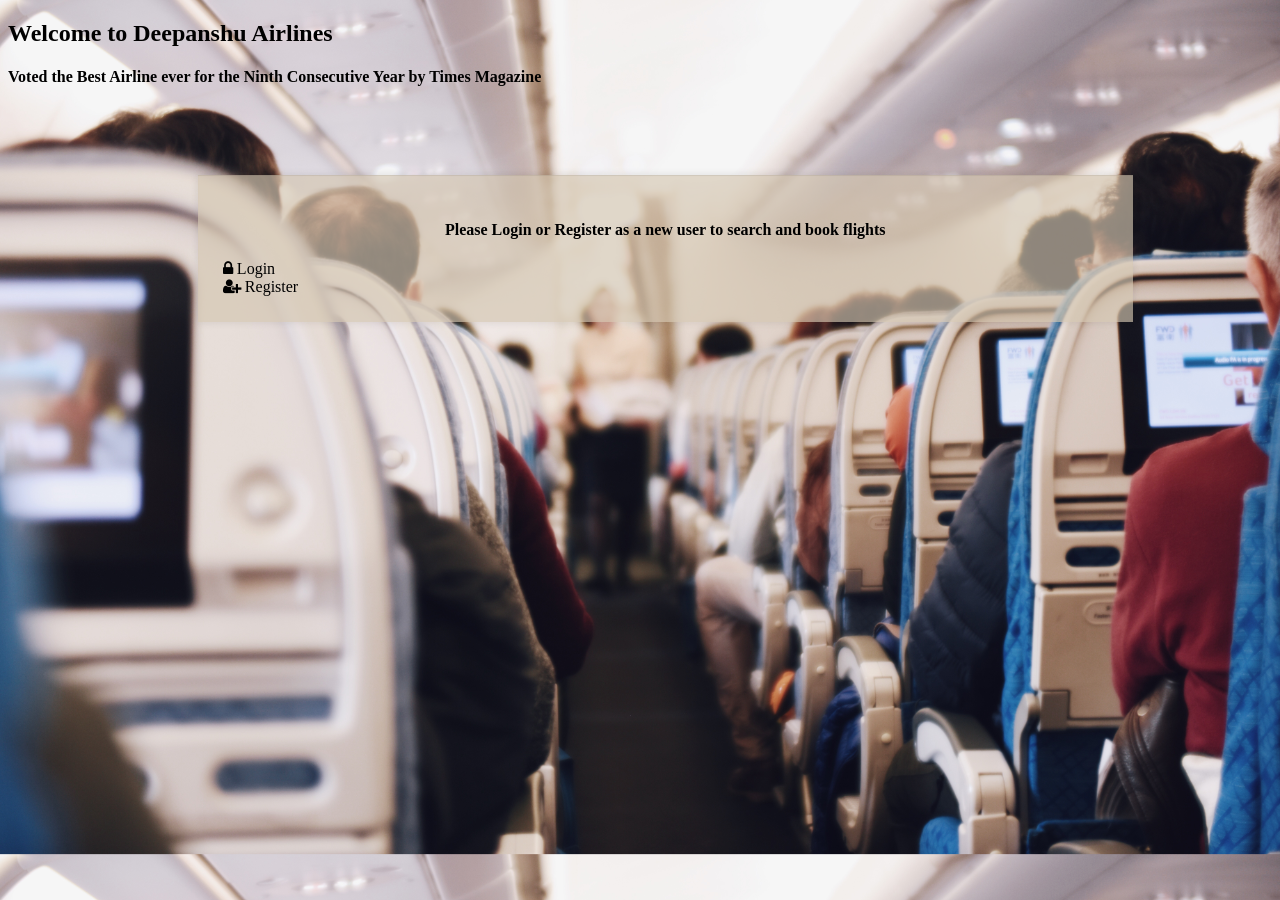
<file: flight-reservation/src/main/resources/templates/index.html>
<!DOCTYPE html>
<html lang="en"
      xmlns="http://www.w3.org/1999/xhtml"
      xmlns:th="http://www.thymleaf.org">

<head>
    <meta charset="UTF-8">
    <link rel="stylesheet"
          th:href="@{/lib/bootstrap/dist/css/bootstrap.min.css}" />
    <link rel="stylesheet" href="../static/css/app.css" th:href="@{/css/index.css}"/>
    <link rel="stylesheet" href="https://cdnjs.cloudflare.com/ajax/libs/font-awesome/4.7.0/css/font-awesome.min.css">
    <script th:src="@{/lib/angular/angular.min.js}"></script>
    <title> Welcome to Deepanshu's Airlines</title>
</head>
<body>
    <div class="container">
        <div class="jumbotron jumbo-custom">
            <h2>Welcome to Deepanshu Airlines</h2>
            <h4>Voted the Best Airline ever for the Ninth Consecutive Year by Times Magazine</h4>

        </div>
        <div class="body-box">
            <div class="box-heading">
                <h4>Please Login or Register as a new user to search and book flights</h4>
            </div>
            <div class="row index-box">
                <div class="col-sm-6 fa_col">
                    <a th:href="@{/showLogin}">
                        <i class="fa fa-lock fa_icon">
                            <span> Login </span>
                        </i>

                    </a>

                </div>
                <div class="col-sm-6 fa_col">
                    <a th:href="@{/showReg}">
                        <i class="fa fa-user-plus fa_icon">
                            <span>Register</span>
                        </i>

                    </a>
                </div>
            </div>
        </div>
    </div>
    <script th:src="@{/lib/jquery/dist/jquery.min.js}"></script>
</body>
</html>
</file>
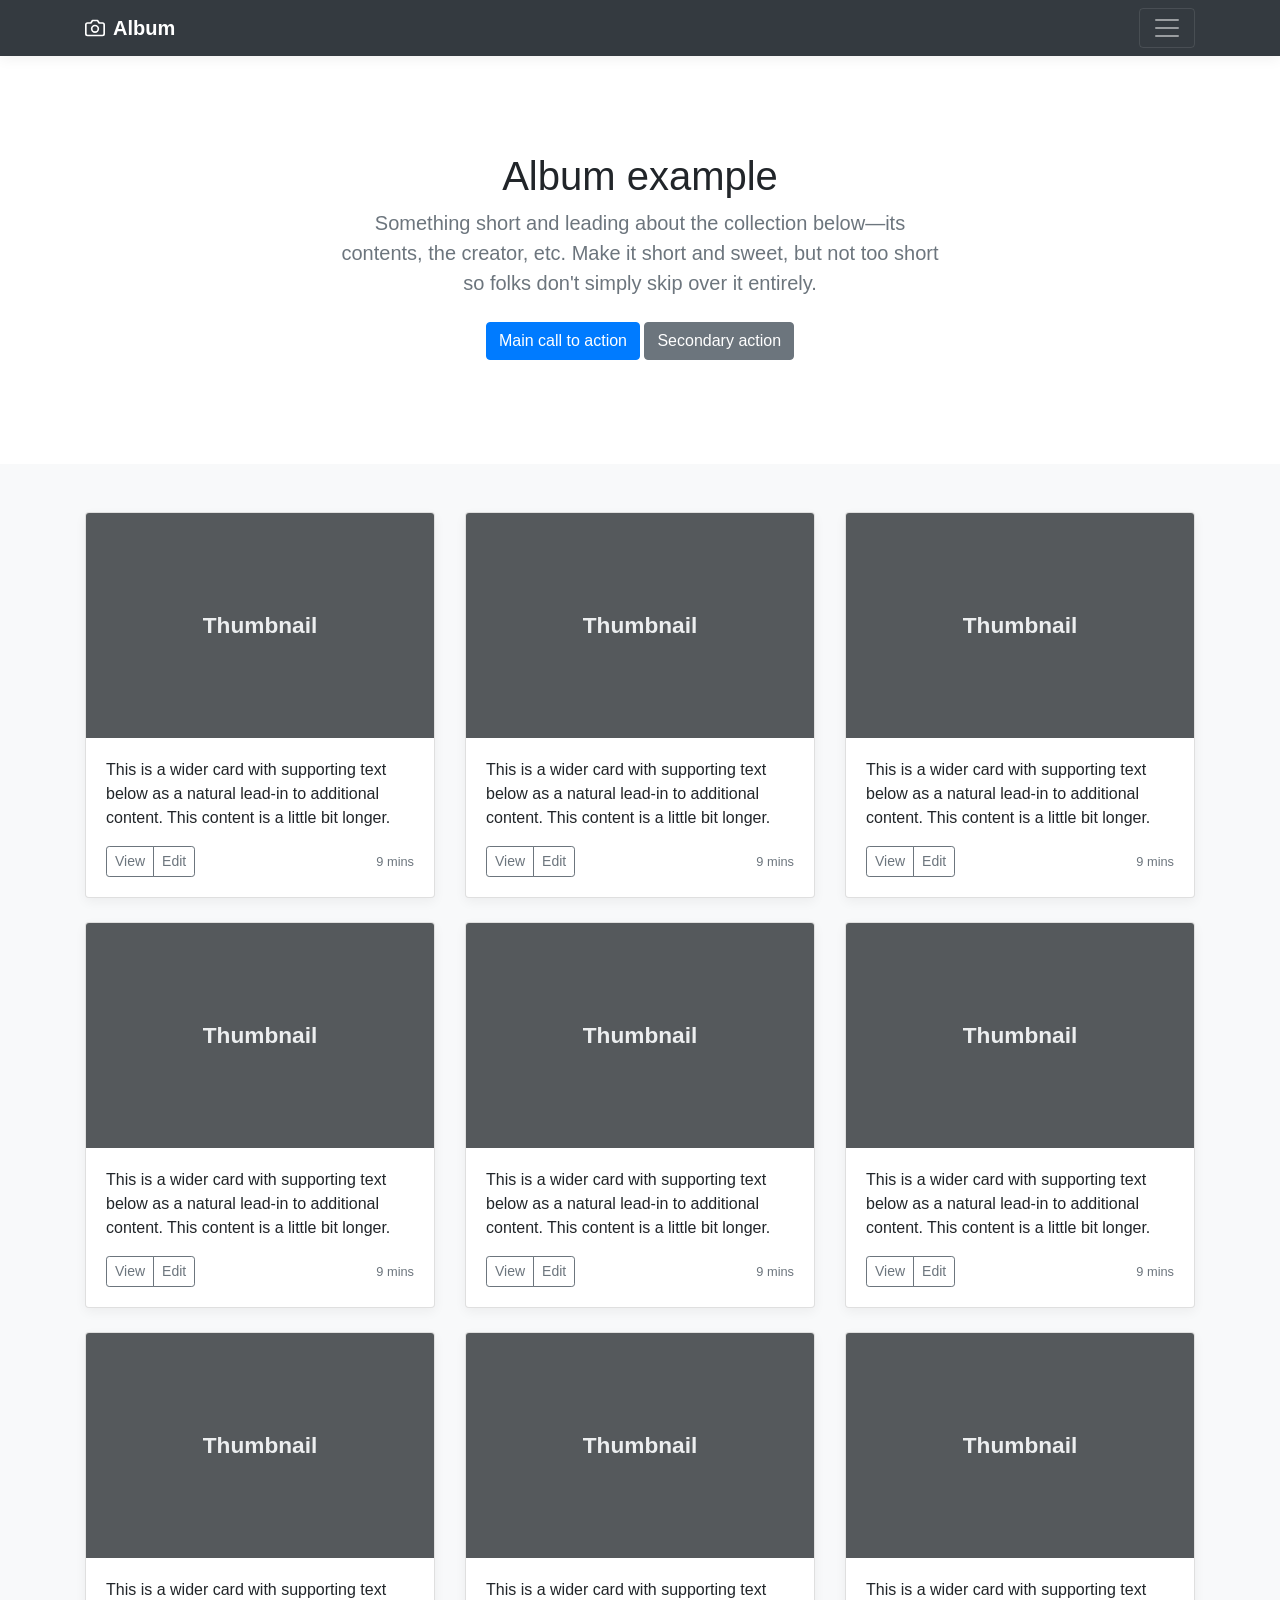
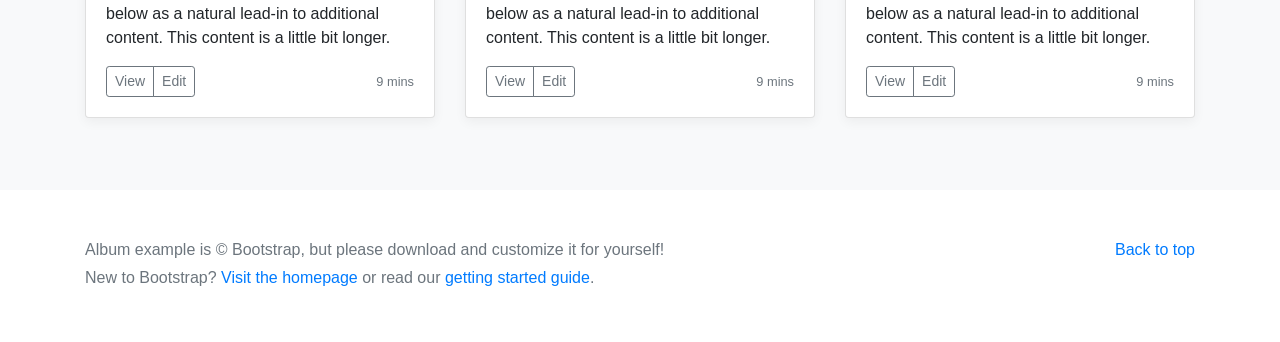
<file: flight-reservation/src/main/resources/static/lib/bootstrap/docs/4.1/examples/album/index.html>
<!doctype html>
<html lang="en">
  <head>
    <meta charset="utf-8">
    <meta name="viewport" content="width=device-width, initial-scale=1, shrink-to-fit=no">
    <meta name="description" content="">
    <meta name="author" content="">
    <link rel="icon" href="../../../../favicon.ico">

    <title>Album example for Bootstrap</title>

    <!-- Bootstrap core CSS -->
    <link href="../../../../dist/css/bootstrap.min.css" rel="stylesheet">

    <!-- Custom styles for this template -->
    <link href="album.css" rel="stylesheet">
  </head>

  <body>

    <header>
      <div class="collapse bg-dark" id="navbarHeader">
        <div class="container">
          <div class="row">
            <div class="col-sm-8 col-md-7 py-4">
              <h4 class="text-white">About</h4>
              <p class="text-muted">Add some information about the album below, the author, or any other background context. Make it a few sentences long so folks can pick up some informative tidbits. Then, link them off to some social networking sites or contact information.</p>
            </div>
            <div class="col-sm-4 offset-md-1 py-4">
              <h4 class="text-white">Contact</h4>
              <ul class="list-unstyled">
                <li><a href="#" class="text-white">Follow on Twitter</a></li>
                <li><a href="#" class="text-white">Like on Facebook</a></li>
                <li><a href="#" class="text-white">Email me</a></li>
              </ul>
            </div>
          </div>
        </div>
      </div>
      <div class="navbar navbar-dark bg-dark box-shadow">
        <div class="container d-flex justify-content-between">
          <a href="#" class="navbar-brand d-flex align-items-center">
            <svg xmlns="http://www.w3.org/2000/svg" width="20" height="20" viewBox="0 0 24 24" fill="none" stroke="currentColor" stroke-width="2" stroke-linecap="round" stroke-linejoin="round" class="mr-2"><path d="M23 19a2 2 0 0 1-2 2H3a2 2 0 0 1-2-2V8a2 2 0 0 1 2-2h4l2-3h6l2 3h4a2 2 0 0 1 2 2z"></path><circle cx="12" cy="13" r="4"></circle></svg>
            <strong>Album</strong>
          </a>
          <button class="navbar-toggler" type="button" data-toggle="collapse" data-target="#navbarHeader" aria-controls="navbarHeader" aria-expanded="false" aria-label="Toggle navigation">
            <span class="navbar-toggler-icon"></span>
          </button>
        </div>
      </div>
    </header>

    <main role="main">

      <section class="jumbotron text-center">
        <div class="container">
          <h1 class="jumbotron-heading">Album example</h1>
          <p class="lead text-muted">Something short and leading about the collection below—its contents, the creator, etc. Make it short and sweet, but not too short so folks don't simply skip over it entirely.</p>
          <p>
            <a href="#" class="btn btn-primary my-2">Main call to action</a>
            <a href="#" class="btn btn-secondary my-2">Secondary action</a>
          </p>
        </div>
      </section>

      <div class="album py-5 bg-light">
        <div class="container">

          <div class="row">
            <div class="col-md-4">
              <div class="card mb-4 box-shadow">
                <img class="card-img-top" data-src="holder.js/100px225?theme=thumb&bg=55595c&fg=eceeef&text=Thumbnail" alt="Card image cap">
                <div class="card-body">
                  <p class="card-text">This is a wider card with supporting text below as a natural lead-in to additional content. This content is a little bit longer.</p>
                  <div class="d-flex justify-content-between align-items-center">
                    <div class="btn-group">
                      <button type="button" class="btn btn-sm btn-outline-secondary">View</button>
                      <button type="button" class="btn btn-sm btn-outline-secondary">Edit</button>
                    </div>
                    <small class="text-muted">9 mins</small>
                  </div>
                </div>
              </div>
            </div>
            <div class="col-md-4">
              <div class="card mb-4 box-shadow">
                <img class="card-img-top" data-src="holder.js/100px225?theme=thumb&bg=55595c&fg=eceeef&text=Thumbnail" alt="Card image cap">
                <div class="card-body">
                  <p class="card-text">This is a wider card with supporting text below as a natural lead-in to additional content. This content is a little bit longer.</p>
                  <div class="d-flex justify-content-between align-items-center">
                    <div class="btn-group">
                      <button type="button" class="btn btn-sm btn-outline-secondary">View</button>
                      <button type="button" class="btn btn-sm btn-outline-secondary">Edit</button>
                    </div>
                    <small class="text-muted">9 mins</small>
                  </div>
                </div>
              </div>
            </div>
            <div class="col-md-4">
              <div class="card mb-4 box-shadow">
                <img class="card-img-top" data-src="holder.js/100px225?theme=thumb&bg=55595c&fg=eceeef&text=Thumbnail" alt="Card image cap">
                <div class="card-body">
                  <p class="card-text">This is a wider card with supporting text below as a natural lead-in to additional content. This content is a little bit longer.</p>
                  <div class="d-flex justify-content-between align-items-center">
                    <div class="btn-group">
                      <button type="button" class="btn btn-sm btn-outline-secondary">View</button>
                      <button type="button" class="btn btn-sm btn-outline-secondary">Edit</button>
                    </div>
                    <small class="text-muted">9 mins</small>
                  </div>
                </div>
              </div>
            </div>

            <div class="col-md-4">
              <div class="card mb-4 box-shadow">
                <img class="card-img-top" data-src="holder.js/100px225?theme=thumb&bg=55595c&fg=eceeef&text=Thumbnail" alt="Card image cap">
                <div class="card-body">
                  <p class="card-text">This is a wider card with supporting text below as a natural lead-in to additional content. This content is a little bit longer.</p>
                  <div class="d-flex justify-content-between align-items-center">
                    <div class="btn-group">
                      <button type="button" class="btn btn-sm btn-outline-secondary">View</button>
                      <button type="button" class="btn btn-sm btn-outline-secondary">Edit</button>
                    </div>
                    <small class="text-muted">9 mins</small>
                  </div>
                </div>
              </div>
            </div>
            <div class="col-md-4">
              <div class="card mb-4 box-shadow">
                <img class="card-img-top" data-src="holder.js/100px225?theme=thumb&bg=55595c&fg=eceeef&text=Thumbnail" alt="Card image cap">
                <div class="card-body">
                  <p class="card-text">This is a wider card with supporting text below as a natural lead-in to additional content. This content is a little bit longer.</p>
                  <div class="d-flex justify-content-between align-items-center">
                    <div class="btn-group">
                      <button type="button" class="btn btn-sm btn-outline-secondary">View</button>
                      <button type="button" class="btn btn-sm btn-outline-secondary">Edit</button>
                    </div>
                    <small class="text-muted">9 mins</small>
                  </div>
                </div>
              </div>
            </div>
            <div class="col-md-4">
              <div class="card mb-4 box-shadow">
                <img class="card-img-top" data-src="holder.js/100px225?theme=thumb&bg=55595c&fg=eceeef&text=Thumbnail" alt="Card image cap">
                <div class="card-body">
                  <p class="card-text">This is a wider card with supporting text below as a natural lead-in to additional content. This content is a little bit longer.</p>
                  <div class="d-flex justify-content-between align-items-center">
                    <div class="btn-group">
                      <button type="button" class="btn btn-sm btn-outline-secondary">View</button>
                      <button type="button" class="btn btn-sm btn-outline-secondary">Edit</button>
                    </div>
                    <small class="text-muted">9 mins</small>
                  </div>
                </div>
              </div>
            </div>

            <div class="col-md-4">
              <div class="card mb-4 box-shadow">
                <img class="card-img-top" data-src="holder.js/100px225?theme=thumb&bg=55595c&fg=eceeef&text=Thumbnail" alt="Card image cap">
                <div class="card-body">
                  <p class="card-text">This is a wider card with supporting text below as a natural lead-in to additional content. This content is a little bit longer.</p>
                  <div class="d-flex justify-content-between align-items-center">
                    <div class="btn-group">
                      <button type="button" class="btn btn-sm btn-outline-secondary">View</button>
                      <button type="button" class="btn btn-sm btn-outline-secondary">Edit</button>
                    </div>
                    <small class="text-muted">9 mins</small>
                  </div>
                </div>
              </div>
            </div>
            <div class="col-md-4">
              <div class="card mb-4 box-shadow">
                <img class="card-img-top" data-src="holder.js/100px225?theme=thumb&bg=55595c&fg=eceeef&text=Thumbnail" alt="Card image cap">
                <div class="card-body">
                  <p class="card-text">This is a wider card with supporting text below as a natural lead-in to additional content. This content is a little bit longer.</p>
                  <div class="d-flex justify-content-between align-items-center">
                    <div class="btn-group">
                      <button type="button" class="btn btn-sm btn-outline-secondary">View</button>
                      <button type="button" class="btn btn-sm btn-outline-secondary">Edit</button>
                    </div>
                    <small class="text-muted">9 mins</small>
                  </div>
                </div>
              </div>
            </div>
            <div class="col-md-4">
              <div class="card mb-4 box-shadow">
                <img class="card-img-top" data-src="holder.js/100px225?theme=thumb&bg=55595c&fg=eceeef&text=Thumbnail" alt="Card image cap">
                <div class="card-body">
                  <p class="card-text">This is a wider card with supporting text below as a natural lead-in to additional content. This content is a little bit longer.</p>
                  <div class="d-flex justify-content-between align-items-center">
                    <div class="btn-group">
                      <button type="button" class="btn btn-sm btn-outline-secondary">View</button>
                      <button type="button" class="btn btn-sm btn-outline-secondary">Edit</button>
                    </div>
                    <small class="text-muted">9 mins</small>
                  </div>
                </div>
              </div>
            </div>
          </div>
        </div>
      </div>

    </main>

    <footer class="text-muted">
      <div class="container">
        <p class="float-right">
          <a href="#">Back to top</a>
        </p>
        <p>Album example is &copy; Bootstrap, but please download and customize it for yourself!</p>
        <p>New to Bootstrap? <a href="../../">Visit the homepage</a> or read our <a href="../../getting-started/">getting started guide</a>.</p>
      </div>
    </footer>

    <!-- Bootstrap core JavaScript
    ================================================== -->
    <!-- Placed at the end of the document so the pages load faster -->
    <script src="https://code.jquery.com/jquery-3.3.1.slim.min.js" integrity="sha384-q8i/X+965DzO0rT7abK41JStQIAqVgRVzpbzo5smXKp4YfRvH+8abtTE1Pi6jizo" crossorigin="anonymous"></script>
    <script>window.jQuery || document.write('<script src="../../../../assets/js/vendor/jquery-slim.min.js"><\/script>')</script>
    <script src="../../../../assets/js/vendor/popper.min.js"></script>
    <script src="../../../../dist/js/bootstrap.min.js"></script>
    <script src="../../../../assets/js/vendor/holder.min.js"></script>
  </body>
</html>
</file>
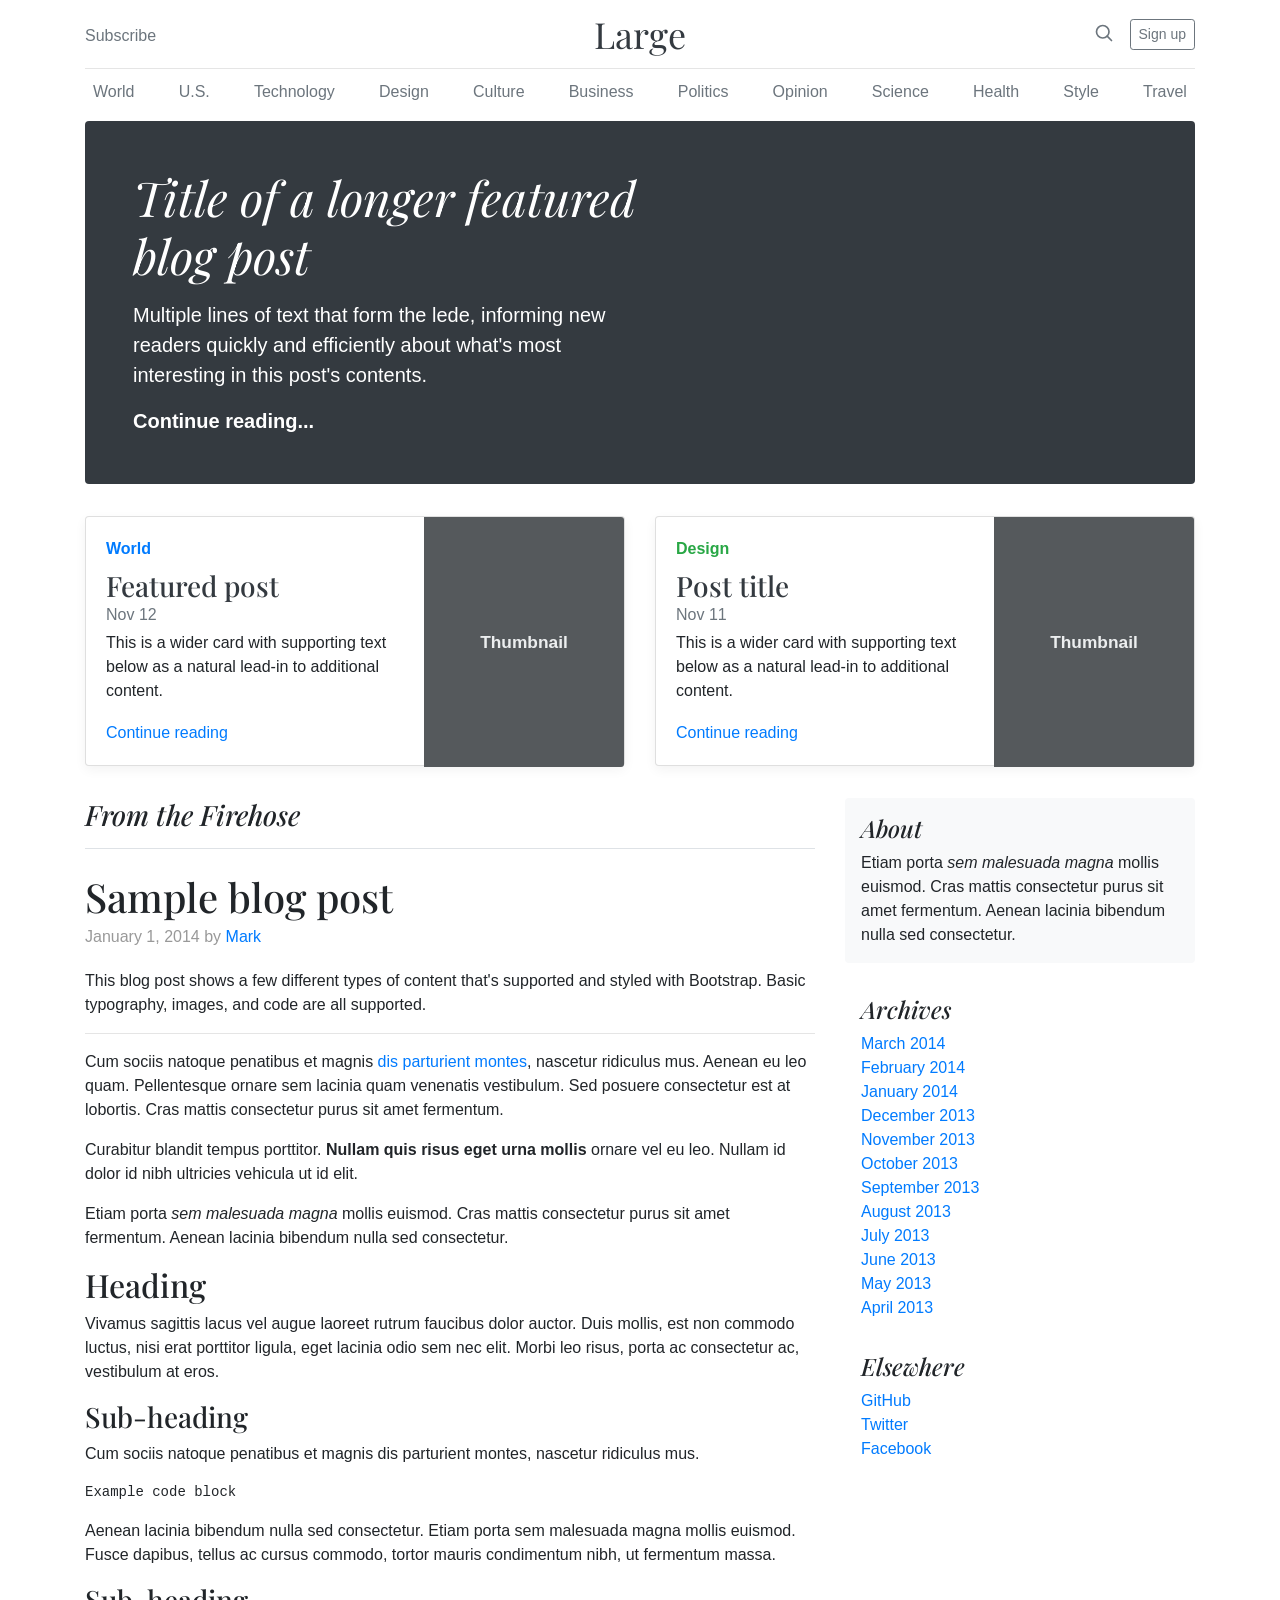
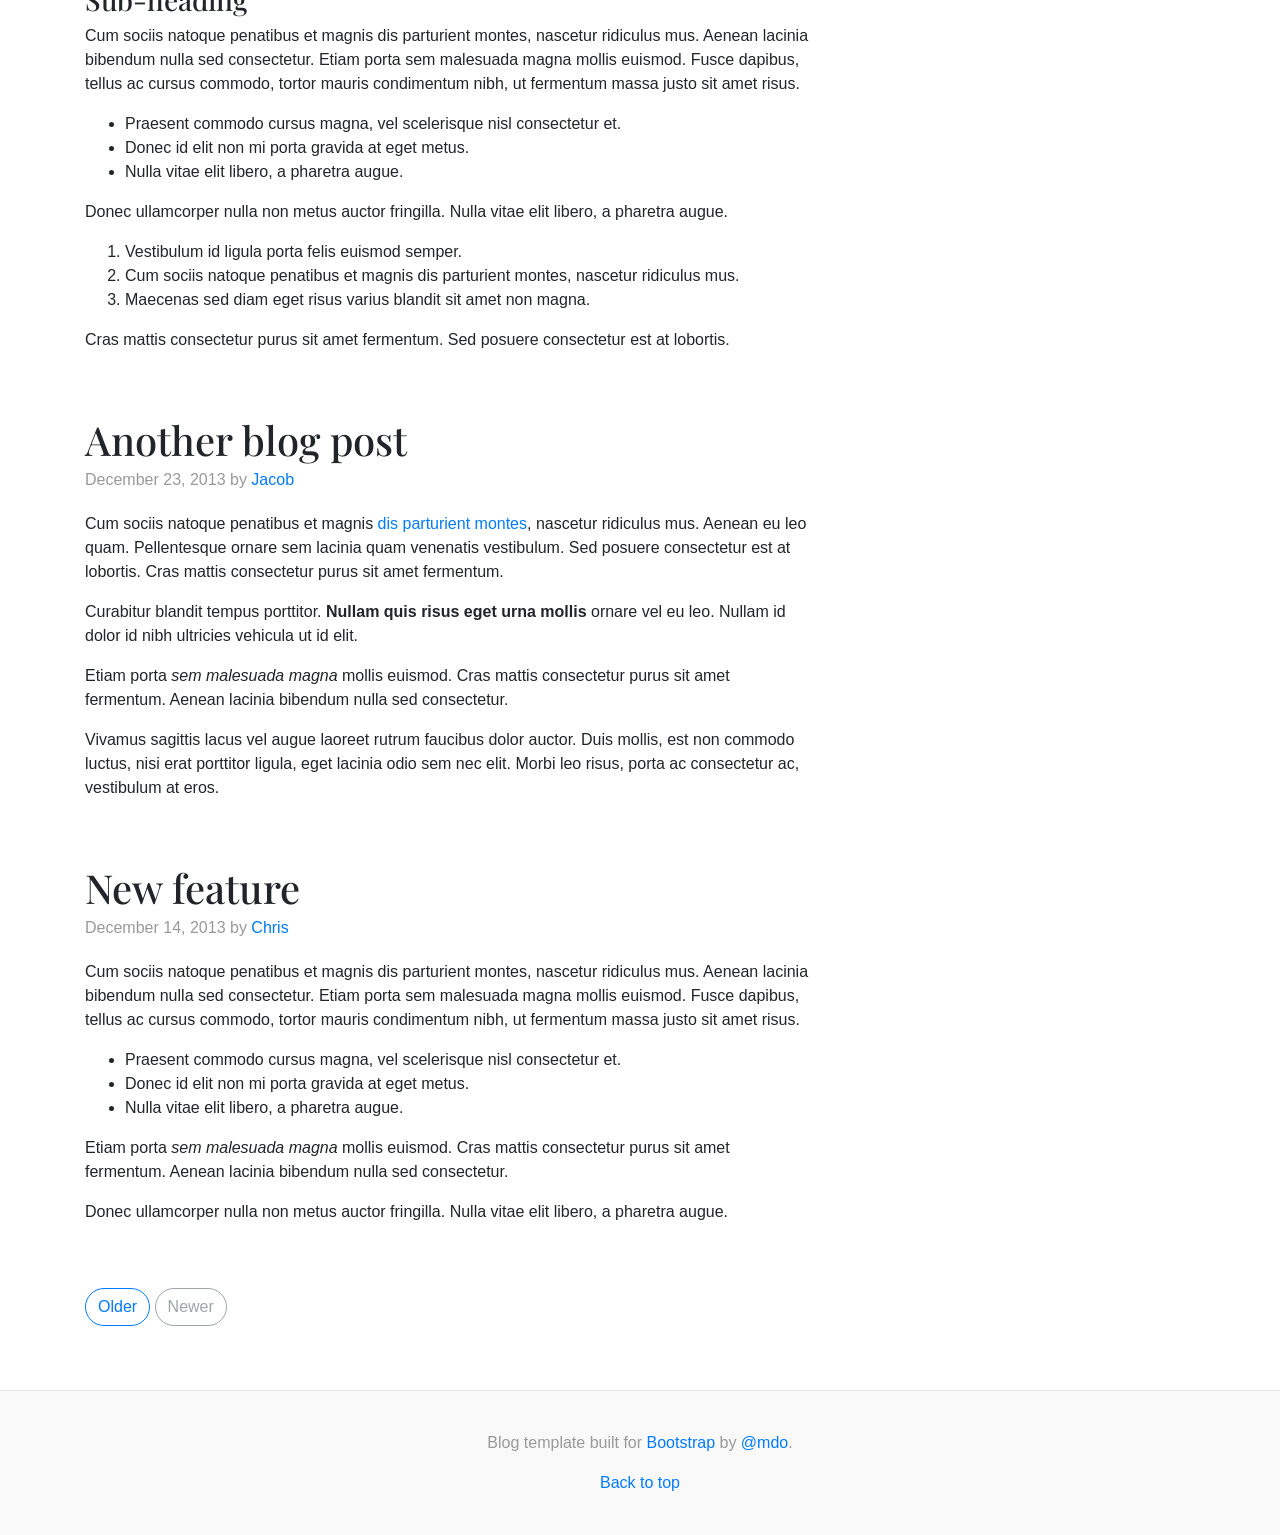
<file: flight-reservation/src/main/resources/static/lib/bootstrap/docs/4.1/examples/blog/index.html>
<!doctype html>
<html lang="en">
  <head>
    <meta charset="utf-8">
    <meta name="viewport" content="width=device-width, initial-scale=1, shrink-to-fit=no">
    <meta name="description" content="">
    <meta name="author" content="">
    <link rel="icon" href="../../../../favicon.ico">

    <title>Blog Template for Bootstrap</title>

    <!-- Bootstrap core CSS -->
    <link href="../../../../dist/css/bootstrap.min.css" rel="stylesheet">

    <!-- Custom styles for this template -->
    <link href="https://fonts.googleapis.com/css?family=Playfair+Display:700,900" rel="stylesheet">
    <link href="blog.css" rel="stylesheet">
  </head>

  <body>

    <div class="container">
      <header class="blog-header py-3">
        <div class="row flex-nowrap justify-content-between align-items-center">
          <div class="col-4 pt-1">
            <a class="text-muted" href="#">Subscribe</a>
          </div>
          <div class="col-4 text-center">
            <a class="blog-header-logo text-dark" href="#">Large</a>
          </div>
          <div class="col-4 d-flex justify-content-end align-items-center">
            <a class="text-muted" href="#">
              <svg xmlns="http://www.w3.org/2000/svg" width="20" height="20" viewBox="0 0 24 24" fill="none" stroke="currentColor" stroke-width="2" stroke-linecap="round" stroke-linejoin="round" class="mx-3"><circle cx="10.5" cy="10.5" r="7.5"></circle><line x1="21" y1="21" x2="15.8" y2="15.8"></line></svg>
            </a>
            <a class="btn btn-sm btn-outline-secondary" href="#">Sign up</a>
          </div>
        </div>
      </header>

      <div class="nav-scroller py-1 mb-2">
        <nav class="nav d-flex justify-content-between">
          <a class="p-2 text-muted" href="#">World</a>
          <a class="p-2 text-muted" href="#">U.S.</a>
          <a class="p-2 text-muted" href="#">Technology</a>
          <a class="p-2 text-muted" href="#">Design</a>
          <a class="p-2 text-muted" href="#">Culture</a>
          <a class="p-2 text-muted" href="#">Business</a>
          <a class="p-2 text-muted" href="#">Politics</a>
          <a class="p-2 text-muted" href="#">Opinion</a>
          <a class="p-2 text-muted" href="#">Science</a>
          <a class="p-2 text-muted" href="#">Health</a>
          <a class="p-2 text-muted" href="#">Style</a>
          <a class="p-2 text-muted" href="#">Travel</a>
        </nav>
      </div>

      <div class="jumbotron p-3 p-md-5 text-white rounded bg-dark">
        <div class="col-md-6 px-0">
          <h1 class="display-4 font-italic">Title of a longer featured blog post</h1>
          <p class="lead my-3">Multiple lines of text that form the lede, informing new readers quickly and efficiently about what's most interesting in this post's contents.</p>
          <p class="lead mb-0"><a href="#" class="text-white font-weight-bold">Continue reading...</a></p>
        </div>
      </div>

      <div class="row mb-2">
        <div class="col-md-6">
          <div class="card flex-md-row mb-4 box-shadow h-md-250">
            <div class="card-body d-flex flex-column align-items-start">
              <strong class="d-inline-block mb-2 text-primary">World</strong>
              <h3 class="mb-0">
                <a class="text-dark" href="#">Featured post</a>
              </h3>
              <div class="mb-1 text-muted">Nov 12</div>
              <p class="card-text mb-auto">This is a wider card with supporting text below as a natural lead-in to additional content.</p>
              <a href="#">Continue reading</a>
            </div>
            <img class="card-img-right flex-auto d-none d-lg-block" data-src="holder.js/200x250?theme=thumb" alt="Card image cap">
          </div>
        </div>
        <div class="col-md-6">
          <div class="card flex-md-row mb-4 box-shadow h-md-250">
            <div class="card-body d-flex flex-column align-items-start">
              <strong class="d-inline-block mb-2 text-success">Design</strong>
              <h3 class="mb-0">
                <a class="text-dark" href="#">Post title</a>
              </h3>
              <div class="mb-1 text-muted">Nov 11</div>
              <p class="card-text mb-auto">This is a wider card with supporting text below as a natural lead-in to additional content.</p>
              <a href="#">Continue reading</a>
            </div>
            <img class="card-img-right flex-auto d-none d-lg-block" data-src="holder.js/200x250?theme=thumb" alt="Card image cap">
          </div>
        </div>
      </div>
    </div>

    <main role="main" class="container">
      <div class="row">
        <div class="col-md-8 blog-main">
          <h3 class="pb-3 mb-4 font-italic border-bottom">
            From the Firehose
          </h3>

          <div class="blog-post">
            <h2 class="blog-post-title">Sample blog post</h2>
            <p class="blog-post-meta">January 1, 2014 by <a href="#">Mark</a></p>

            <p>This blog post shows a few different types of content that's supported and styled with Bootstrap. Basic typography, images, and code are all supported.</p>
            <hr>
            <p>Cum sociis natoque penatibus et magnis <a href="#">dis parturient montes</a>, nascetur ridiculus mus. Aenean eu leo quam. Pellentesque ornare sem lacinia quam venenatis vestibulum. Sed posuere consectetur est at lobortis. Cras mattis consectetur purus sit amet fermentum.</p>
            <blockquote>
              <p>Curabitur blandit tempus porttitor. <strong>Nullam quis risus eget urna mollis</strong> ornare vel eu leo. Nullam id dolor id nibh ultricies vehicula ut id elit.</p>
            </blockquote>
            <p>Etiam porta <em>sem malesuada magna</em> mollis euismod. Cras mattis consectetur purus sit amet fermentum. Aenean lacinia bibendum nulla sed consectetur.</p>
            <h2>Heading</h2>
            <p>Vivamus sagittis lacus vel augue laoreet rutrum faucibus dolor auctor. Duis mollis, est non commodo luctus, nisi erat porttitor ligula, eget lacinia odio sem nec elit. Morbi leo risus, porta ac consectetur ac, vestibulum at eros.</p>
            <h3>Sub-heading</h3>
            <p>Cum sociis natoque penatibus et magnis dis parturient montes, nascetur ridiculus mus.</p>
            <pre><code>Example code block</code></pre>
            <p>Aenean lacinia bibendum nulla sed consectetur. Etiam porta sem malesuada magna mollis euismod. Fusce dapibus, tellus ac cursus commodo, tortor mauris condimentum nibh, ut fermentum massa.</p>
            <h3>Sub-heading</h3>
            <p>Cum sociis natoque penatibus et magnis dis parturient montes, nascetur ridiculus mus. Aenean lacinia bibendum nulla sed consectetur. Etiam porta sem malesuada magna mollis euismod. Fusce dapibus, tellus ac cursus commodo, tortor mauris condimentum nibh, ut fermentum massa justo sit amet risus.</p>
            <ul>
              <li>Praesent commodo cursus magna, vel scelerisque nisl consectetur et.</li>
              <li>Donec id elit non mi porta gravida at eget metus.</li>
              <li>Nulla vitae elit libero, a pharetra augue.</li>
            </ul>
            <p>Donec ullamcorper nulla non metus auctor fringilla. Nulla vitae elit libero, a pharetra augue.</p>
            <ol>
              <li>Vestibulum id ligula porta felis euismod semper.</li>
              <li>Cum sociis natoque penatibus et magnis dis parturient montes, nascetur ridiculus mus.</li>
              <li>Maecenas sed diam eget risus varius blandit sit amet non magna.</li>
            </ol>
            <p>Cras mattis consectetur purus sit amet fermentum. Sed posuere consectetur est at lobortis.</p>
          </div><!-- /.blog-post -->

          <div class="blog-post">
            <h2 class="blog-post-title">Another blog post</h2>
            <p class="blog-post-meta">December 23, 2013 by <a href="#">Jacob</a></p>

            <p>Cum sociis natoque penatibus et magnis <a href="#">dis parturient montes</a>, nascetur ridiculus mus. Aenean eu leo quam. Pellentesque ornare sem lacinia quam venenatis vestibulum. Sed posuere consectetur est at lobortis. Cras mattis consectetur purus sit amet fermentum.</p>
            <blockquote>
              <p>Curabitur blandit tempus porttitor. <strong>Nullam quis risus eget urna mollis</strong> ornare vel eu leo. Nullam id dolor id nibh ultricies vehicula ut id elit.</p>
            </blockquote>
            <p>Etiam porta <em>sem malesuada magna</em> mollis euismod. Cras mattis consectetur purus sit amet fermentum. Aenean lacinia bibendum nulla sed consectetur.</p>
            <p>Vivamus sagittis lacus vel augue laoreet rutrum faucibus dolor auctor. Duis mollis, est non commodo luctus, nisi erat porttitor ligula, eget lacinia odio sem nec elit. Morbi leo risus, porta ac consectetur ac, vestibulum at eros.</p>
          </div><!-- /.blog-post -->

          <div class="blog-post">
            <h2 class="blog-post-title">New feature</h2>
            <p class="blog-post-meta">December 14, 2013 by <a href="#">Chris</a></p>

            <p>Cum sociis natoque penatibus et magnis dis parturient montes, nascetur ridiculus mus. Aenean lacinia bibendum nulla sed consectetur. Etiam porta sem malesuada magna mollis euismod. Fusce dapibus, tellus ac cursus commodo, tortor mauris condimentum nibh, ut fermentum massa justo sit amet risus.</p>
            <ul>
              <li>Praesent commodo cursus magna, vel scelerisque nisl consectetur et.</li>
              <li>Donec id elit non mi porta gravida at eget metus.</li>
              <li>Nulla vitae elit libero, a pharetra augue.</li>
            </ul>
            <p>Etiam porta <em>sem malesuada magna</em> mollis euismod. Cras mattis consectetur purus sit amet fermentum. Aenean lacinia bibendum nulla sed consectetur.</p>
            <p>Donec ullamcorper nulla non metus auctor fringilla. Nulla vitae elit libero, a pharetra augue.</p>
          </div><!-- /.blog-post -->

          <nav class="blog-pagination">
            <a class="btn btn-outline-primary" href="#">Older</a>
            <a class="btn btn-outline-secondary disabled" href="#">Newer</a>
          </nav>

        </div><!-- /.blog-main -->

        <aside class="col-md-4 blog-sidebar">
          <div class="p-3 mb-3 bg-light rounded">
            <h4 class="font-italic">About</h4>
            <p class="mb-0">Etiam porta <em>sem malesuada magna</em> mollis euismod. Cras mattis consectetur purus sit amet fermentum. Aenean lacinia bibendum nulla sed consectetur.</p>
          </div>

          <div class="p-3">
            <h4 class="font-italic">Archives</h4>
            <ol class="list-unstyled mb-0">
              <li><a href="#">March 2014</a></li>
              <li><a href="#">February 2014</a></li>
              <li><a href="#">January 2014</a></li>
              <li><a href="#">December 2013</a></li>
              <li><a href="#">November 2013</a></li>
              <li><a href="#">October 2013</a></li>
              <li><a href="#">September 2013</a></li>
              <li><a href="#">August 2013</a></li>
              <li><a href="#">July 2013</a></li>
              <li><a href="#">June 2013</a></li>
              <li><a href="#">May 2013</a></li>
              <li><a href="#">April 2013</a></li>
            </ol>
          </div>

          <div class="p-3">
            <h4 class="font-italic">Elsewhere</h4>
            <ol class="list-unstyled">
              <li><a href="#">GitHub</a></li>
              <li><a href="#">Twitter</a></li>
              <li><a href="#">Facebook</a></li>
            </ol>
          </div>
        </aside><!-- /.blog-sidebar -->

      </div><!-- /.row -->

    </main><!-- /.container -->

    <footer class="blog-footer">
      <p>Blog template built for <a href="https://getbootstrap.com/">Bootstrap</a> by <a href="https://twitter.com/mdo">@mdo</a>.</p>
      <p>
        <a href="#">Back to top</a>
      </p>
    </footer>

    <!-- Bootstrap core JavaScript
    ================================================== -->
    <!-- Placed at the end of the document so the pages load faster -->
    <script src="https://code.jquery.com/jquery-3.3.1.slim.min.js" integrity="sha384-q8i/X+965DzO0rT7abK41JStQIAqVgRVzpbzo5smXKp4YfRvH+8abtTE1Pi6jizo" crossorigin="anonymous"></script>
    <script>window.jQuery || document.write('<script src="../../../../assets/js/vendor/jquery-slim.min.js"><\/script>')</script>
    <script src="../../../../assets/js/vendor/popper.min.js"></script>
    <script src="../../../../dist/js/bootstrap.min.js"></script>
    <script src="../../../../assets/js/vendor/holder.min.js"></script>
    <script>
      Holder.addTheme('thumb', {
        bg: '#55595c',
        fg: '#eceeef',
        text: 'Thumbnail'
      });
    </script>
  </body>
</html>
</file>
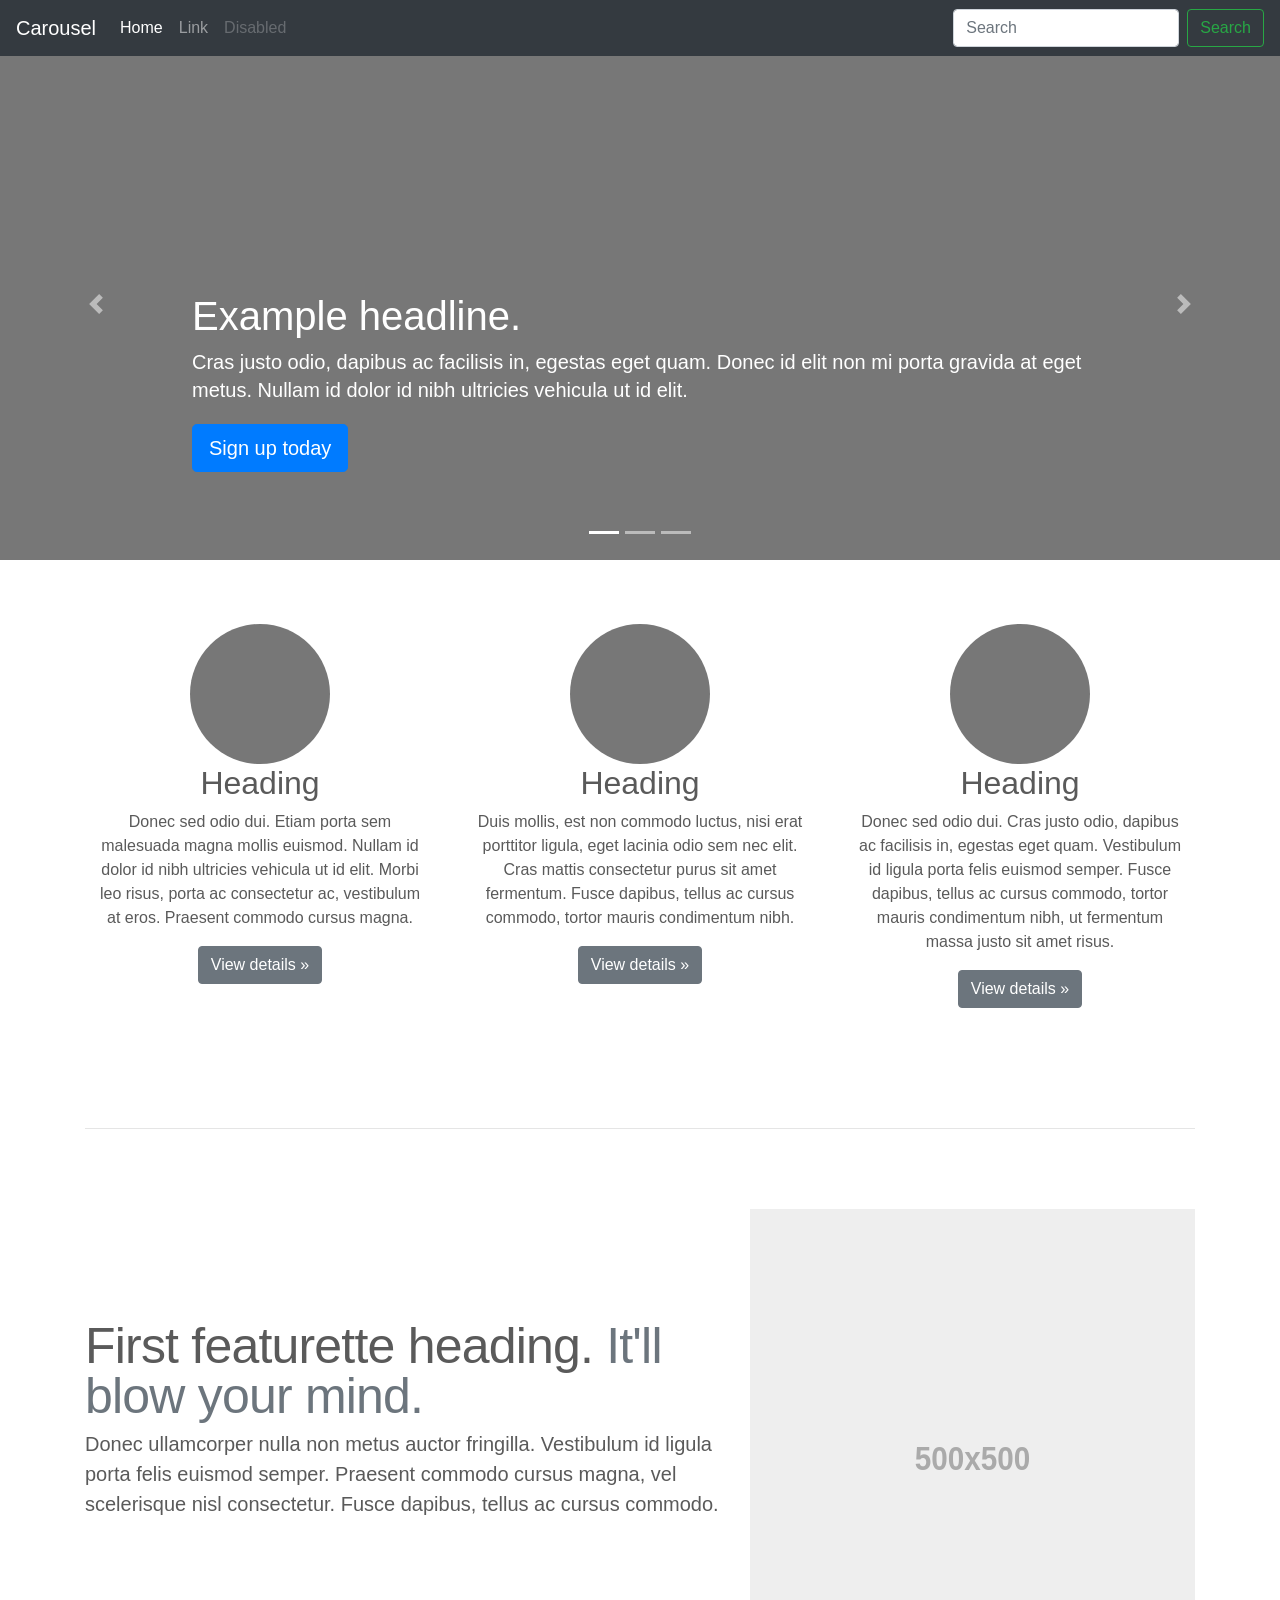
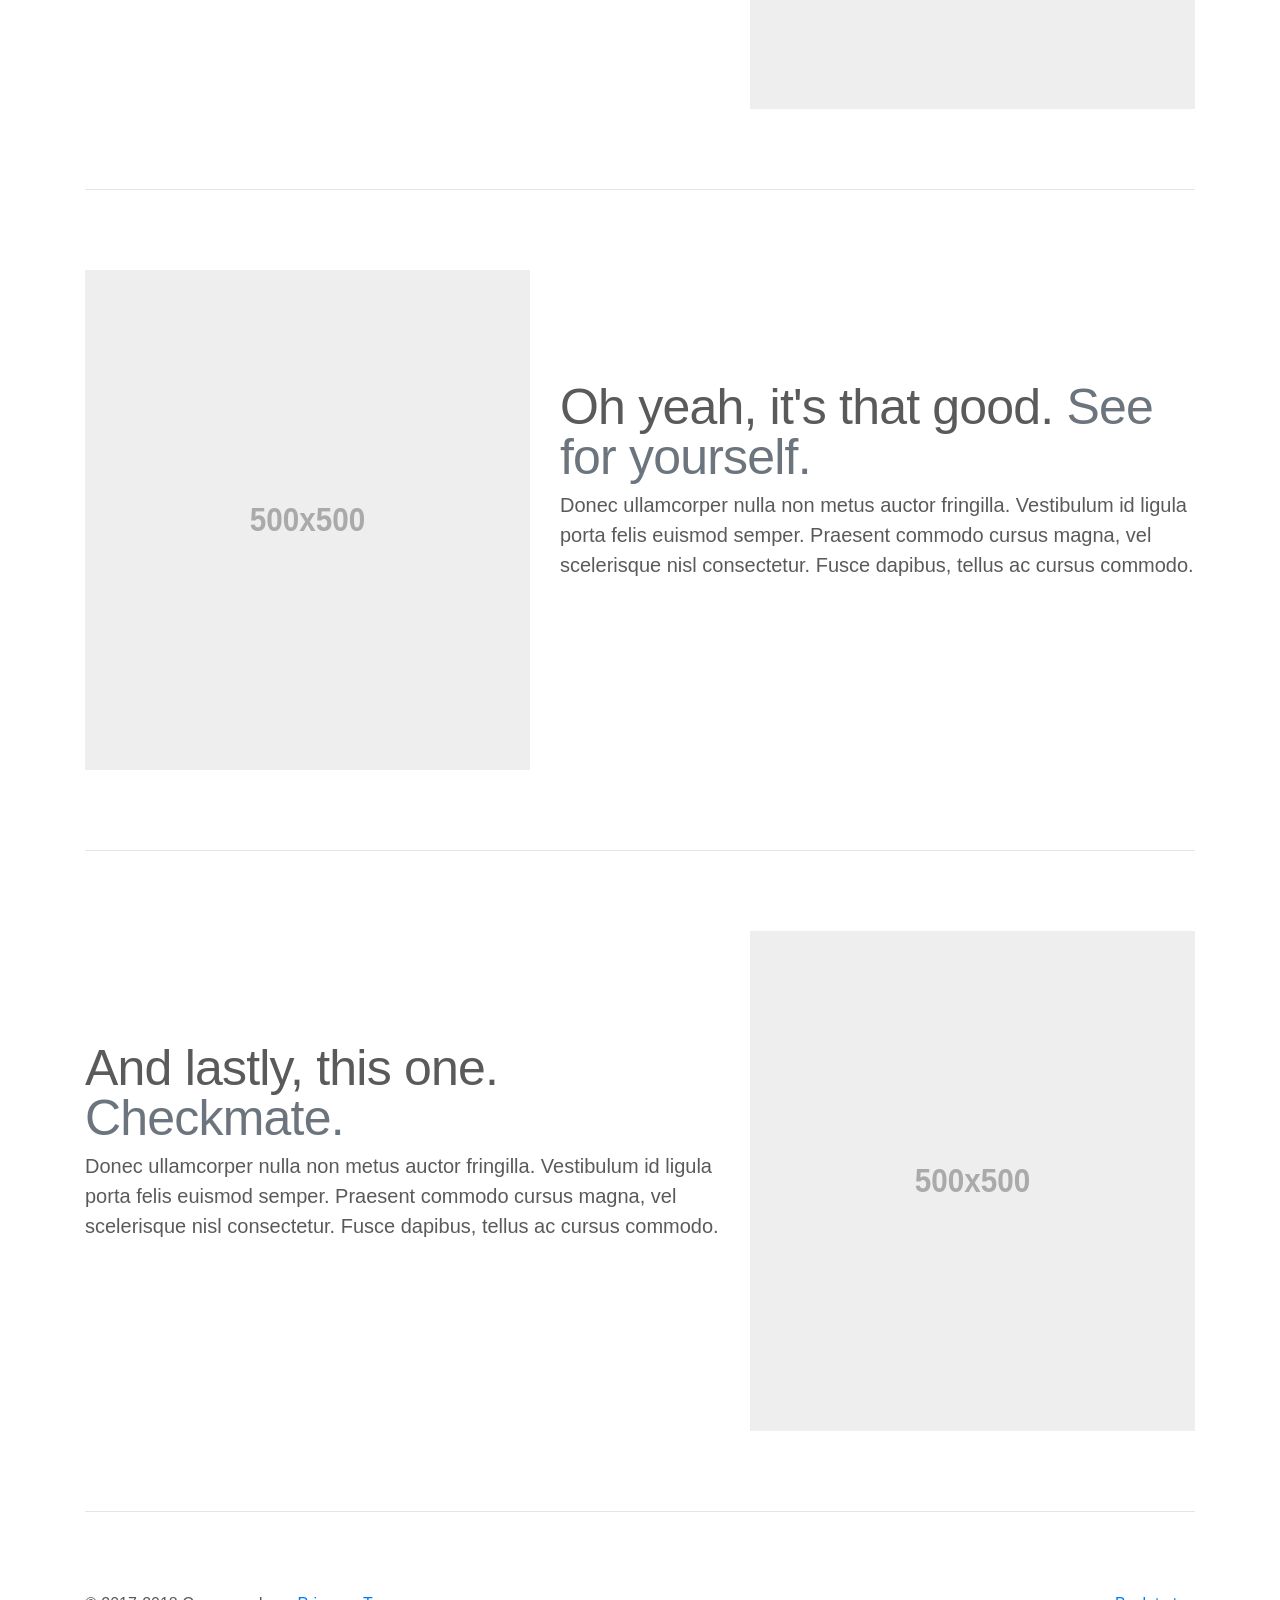
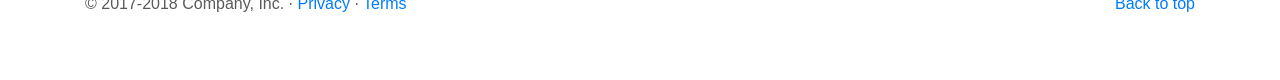
<file: flight-reservation/src/main/resources/static/lib/bootstrap/docs/4.1/examples/carousel/index.html>
<!doctype html>
<html lang="en">
  <head>
    <meta charset="utf-8">
    <meta name="viewport" content="width=device-width, initial-scale=1, shrink-to-fit=no">
    <meta name="description" content="">
    <meta name="author" content="">
    <link rel="icon" href="../../../../favicon.ico">

    <title>Carousel Template for Bootstrap</title>

    <!-- Bootstrap core CSS -->
    <link href="../../../../dist/css/bootstrap.min.css" rel="stylesheet">

    <!-- Custom styles for this template -->
    <link href="carousel.css" rel="stylesheet">
  </head>
  <body>

    <header>
      <nav class="navbar navbar-expand-md navbar-dark fixed-top bg-dark">
        <a class="navbar-brand" href="#">Carousel</a>
        <button class="navbar-toggler" type="button" data-toggle="collapse" data-target="#navbarCollapse" aria-controls="navbarCollapse" aria-expanded="false" aria-label="Toggle navigation">
          <span class="navbar-toggler-icon"></span>
        </button>
        <div class="collapse navbar-collapse" id="navbarCollapse">
          <ul class="navbar-nav mr-auto">
            <li class="nav-item active">
              <a class="nav-link" href="#">Home <span class="sr-only">(current)</span></a>
            </li>
            <li class="nav-item">
              <a class="nav-link" href="#">Link</a>
            </li>
            <li class="nav-item">
              <a class="nav-link disabled" href="#">Disabled</a>
            </li>
          </ul>
          <form class="form-inline mt-2 mt-md-0">
            <input class="form-control mr-sm-2" type="text" placeholder="Search" aria-label="Search">
            <button class="btn btn-outline-success my-2 my-sm-0" type="submit">Search</button>
          </form>
        </div>
      </nav>
    </header>

    <main role="main">

      <div id="myCarousel" class="carousel slide" data-ride="carousel">
        <ol class="carousel-indicators">
          <li data-target="#myCarousel" data-slide-to="0" class="active"></li>
          <li data-target="#myCarousel" data-slide-to="1"></li>
          <li data-target="#myCarousel" data-slide-to="2"></li>
        </ol>
        <div class="carousel-inner">
          <div class="carousel-item active">
            <img class="first-slide" src="[data-uri]" alt="First slide">
            <div class="container">
              <div class="carousel-caption text-left">
                <h1>Example headline.</h1>
                <p>Cras justo odio, dapibus ac facilisis in, egestas eget quam. Donec id elit non mi porta gravida at eget metus. Nullam id dolor id nibh ultricies vehicula ut id elit.</p>
                <p><a class="btn btn-lg btn-primary" href="#" role="button">Sign up today</a></p>
              </div>
            </div>
          </div>
          <div class="carousel-item">
            <img class="second-slide" src="[data-uri]" alt="Second slide">
            <div class="container">
              <div class="carousel-caption">
                <h1>Another example headline.</h1>
                <p>Cras justo odio, dapibus ac facilisis in, egestas eget quam. Donec id elit non mi porta gravida at eget metus. Nullam id dolor id nibh ultricies vehicula ut id elit.</p>
                <p><a class="btn btn-lg btn-primary" href="#" role="button">Learn more</a></p>
              </div>
            </div>
          </div>
          <div class="carousel-item">
            <img class="third-slide" src="[data-uri]" alt="Third slide">
            <div class="container">
              <div class="carousel-caption text-right">
                <h1>One more for good measure.</h1>
                <p>Cras justo odio, dapibus ac facilisis in, egestas eget quam. Donec id elit non mi porta gravida at eget metus. Nullam id dolor id nibh ultricies vehicula ut id elit.</p>
                <p><a class="btn btn-lg btn-primary" href="#" role="button">Browse gallery</a></p>
              </div>
            </div>
          </div>
        </div>
        <a class="carousel-control-prev" href="#myCarousel" role="button" data-slide="prev">
          <span class="carousel-control-prev-icon" aria-hidden="true"></span>
          <span class="sr-only">Previous</span>
        </a>
        <a class="carousel-control-next" href="#myCarousel" role="button" data-slide="next">
          <span class="carousel-control-next-icon" aria-hidden="true"></span>
          <span class="sr-only">Next</span>
        </a>
      </div>


      <!-- Marketing messaging and featurettes
      ================================================== -->
      <!-- Wrap the rest of the page in another container to center all the content. -->

      <div class="container marketing">

        <!-- Three columns of text below the carousel -->
        <div class="row">
          <div class="col-lg-4">
            <img class="rounded-circle" src="[data-uri]" alt="Generic placeholder image" width="140" height="140">
            <h2>Heading</h2>
            <p>Donec sed odio dui. Etiam porta sem malesuada magna mollis euismod. Nullam id dolor id nibh ultricies vehicula ut id elit. Morbi leo risus, porta ac consectetur ac, vestibulum at eros. Praesent commodo cursus magna.</p>
            <p><a class="btn btn-secondary" href="#" role="button">View details &raquo;</a></p>
          </div><!-- /.col-lg-4 -->
          <div class="col-lg-4">
            <img class="rounded-circle" src="[data-uri]" alt="Generic placeholder image" width="140" height="140">
            <h2>Heading</h2>
            <p>Duis mollis, est non commodo luctus, nisi erat porttitor ligula, eget lacinia odio sem nec elit. Cras mattis consectetur purus sit amet fermentum. Fusce dapibus, tellus ac cursus commodo, tortor mauris condimentum nibh.</p>
            <p><a class="btn btn-secondary" href="#" role="button">View details &raquo;</a></p>
          </div><!-- /.col-lg-4 -->
          <div class="col-lg-4">
            <img class="rounded-circle" src="[data-uri]" alt="Generic placeholder image" width="140" height="140">
            <h2>Heading</h2>
            <p>Donec sed odio dui. Cras justo odio, dapibus ac facilisis in, egestas eget quam. Vestibulum id ligula porta felis euismod semper. Fusce dapibus, tellus ac cursus commodo, tortor mauris condimentum nibh, ut fermentum massa justo sit amet risus.</p>
            <p><a class="btn btn-secondary" href="#" role="button">View details &raquo;</a></p>
          </div><!-- /.col-lg-4 -->
        </div><!-- /.row -->


        <!-- START THE FEATURETTES -->

        <hr class="featurette-divider">

        <div class="row featurette">
          <div class="col-md-7">
            <h2 class="featurette-heading">First featurette heading. <span class="text-muted">It'll blow your mind.</span></h2>
            <p class="lead">Donec ullamcorper nulla non metus auctor fringilla. Vestibulum id ligula porta felis euismod semper. Praesent commodo cursus magna, vel scelerisque nisl consectetur. Fusce dapibus, tellus ac cursus commodo.</p>
          </div>
          <div class="col-md-5">
            <img class="featurette-image img-fluid mx-auto" data-src="holder.js/500x500/auto" alt="Generic placeholder image">
          </div>
        </div>

        <hr class="featurette-divider">

        <div class="row featurette">
          <div class="col-md-7 order-md-2">
            <h2 class="featurette-heading">Oh yeah, it's that good. <span class="text-muted">See for yourself.</span></h2>
            <p class="lead">Donec ullamcorper nulla non metus auctor fringilla. Vestibulum id ligula porta felis euismod semper. Praesent commodo cursus magna, vel scelerisque nisl consectetur. Fusce dapibus, tellus ac cursus commodo.</p>
          </div>
          <div class="col-md-5 order-md-1">
            <img class="featurette-image img-fluid mx-auto" data-src="holder.js/500x500/auto" alt="Generic placeholder image">
          </div>
        </div>

        <hr class="featurette-divider">

        <div class="row featurette">
          <div class="col-md-7">
            <h2 class="featurette-heading">And lastly, this one. <span class="text-muted">Checkmate.</span></h2>
            <p class="lead">Donec ullamcorper nulla non metus auctor fringilla. Vestibulum id ligula porta felis euismod semper. Praesent commodo cursus magna, vel scelerisque nisl consectetur. Fusce dapibus, tellus ac cursus commodo.</p>
          </div>
          <div class="col-md-5">
            <img class="featurette-image img-fluid mx-auto" data-src="holder.js/500x500/auto" alt="Generic placeholder image">
          </div>
        </div>

        <hr class="featurette-divider">

        <!-- /END THE FEATURETTES -->

      </div><!-- /.container -->


      <!-- FOOTER -->
      <footer class="container">
        <p class="float-right"><a href="#">Back to top</a></p>
        <p>&copy; 2017-2018 Company, Inc. &middot; <a href="#">Privacy</a> &middot; <a href="#">Terms</a></p>
      </footer>
    </main>

    <!-- Bootstrap core JavaScript
    ================================================== -->
    <!-- Placed at the end of the document so the pages load faster -->
    <script src="https://code.jquery.com/jquery-3.3.1.slim.min.js" integrity="sha384-q8i/X+965DzO0rT7abK41JStQIAqVgRVzpbzo5smXKp4YfRvH+8abtTE1Pi6jizo" crossorigin="anonymous"></script>
    <script>window.jQuery || document.write('<script src="../../../../assets/js/vendor/jquery-slim.min.js"><\/script>')</script>
    <script src="../../../../assets/js/vendor/popper.min.js"></script>
    <script src="../../../../dist/js/bootstrap.min.js"></script>
    <!-- Just to make our placeholder images work. Don't actually copy the next line! -->
    <script src="../../../../assets/js/vendor/holder.min.js"></script>
  </body>
</html>
</file>
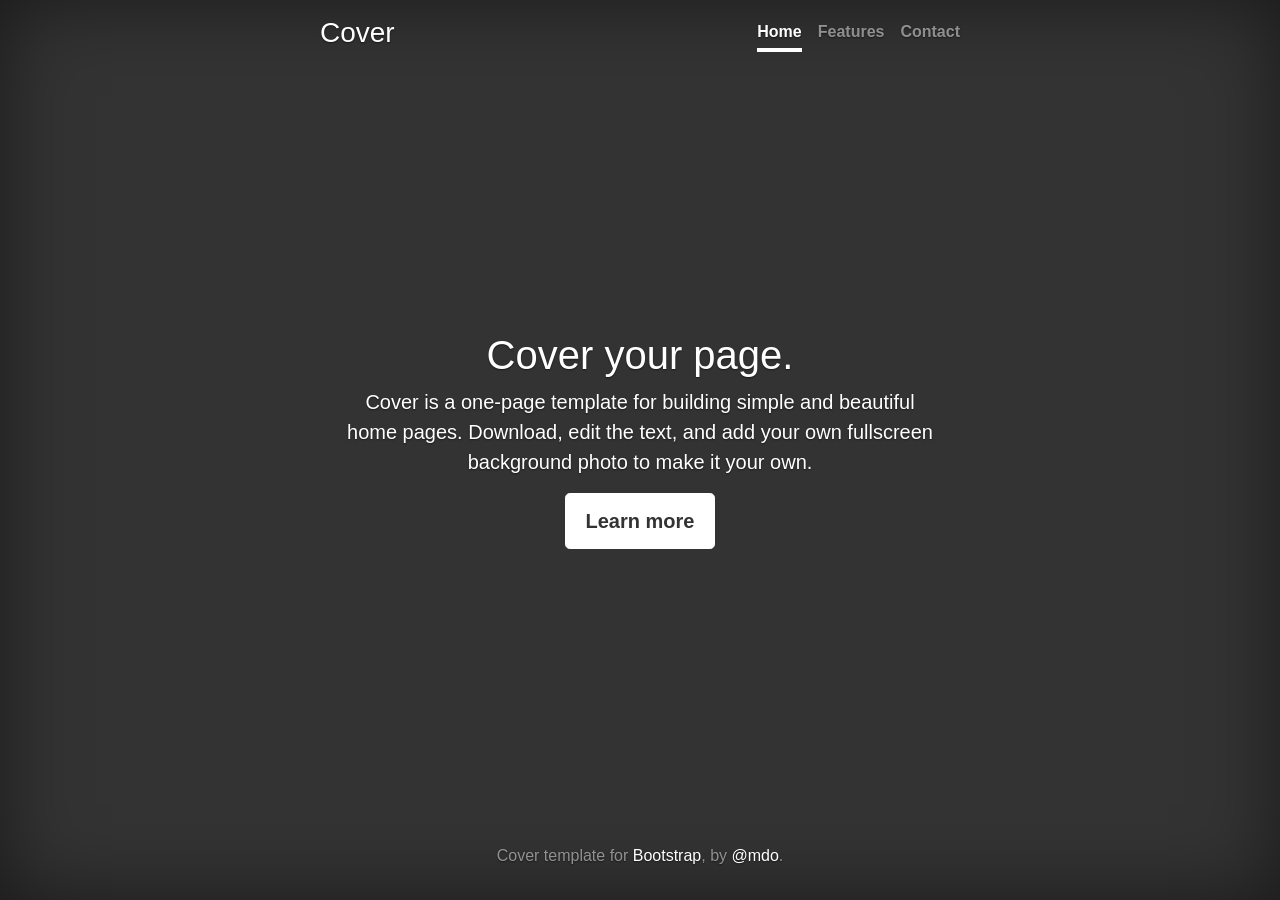
<file: flight-reservation/src/main/resources/static/lib/bootstrap/docs/4.1/examples/cover/index.html>
<!doctype html>
<html lang="en">
  <head>
    <meta charset="utf-8">
    <meta name="viewport" content="width=device-width, initial-scale=1, shrink-to-fit=no">
    <meta name="description" content="">
    <meta name="author" content="">
    <link rel="icon" href="../../../../favicon.ico">

    <title>Cover Template for Bootstrap</title>

    <!-- Bootstrap core CSS -->
    <link href="../../../../dist/css/bootstrap.min.css" rel="stylesheet">

    <!-- Custom styles for this template -->
    <link href="cover.css" rel="stylesheet">
  </head>

  <body class="text-center">

    <div class="cover-container d-flex w-100 h-100 p-3 mx-auto flex-column">
      <header class="masthead mb-auto">
        <div class="inner">
          <h3 class="masthead-brand">Cover</h3>
          <nav class="nav nav-masthead justify-content-center">
            <a class="nav-link active" href="#">Home</a>
            <a class="nav-link" href="#">Features</a>
            <a class="nav-link" href="#">Contact</a>
          </nav>
        </div>
      </header>

      <main role="main" class="inner cover">
        <h1 class="cover-heading">Cover your page.</h1>
        <p class="lead">Cover is a one-page template for building simple and beautiful home pages. Download, edit the text, and add your own fullscreen background photo to make it your own.</p>
        <p class="lead">
          <a href="#" class="btn btn-lg btn-secondary">Learn more</a>
        </p>
      </main>

      <footer class="mastfoot mt-auto">
        <div class="inner">
          <p>Cover template for <a href="https://getbootstrap.com/">Bootstrap</a>, by <a href="https://twitter.com/mdo">@mdo</a>.</p>
        </div>
      </footer>
    </div>


    <!-- Bootstrap core JavaScript
    ================================================== -->
    <!-- Placed at the end of the document so the pages load faster -->
    <script src="https://code.jquery.com/jquery-3.3.1.slim.min.js" integrity="sha384-q8i/X+965DzO0rT7abK41JStQIAqVgRVzpbzo5smXKp4YfRvH+8abtTE1Pi6jizo" crossorigin="anonymous"></script>
    <script>window.jQuery || document.write('<script src="../../../../assets/js/vendor/jquery-slim.min.js"><\/script>')</script>
    <script src="../../../../assets/js/vendor/popper.min.js"></script>
    <script src="../../../../dist/js/bootstrap.min.js"></script>
  </body>
</html>
</file>
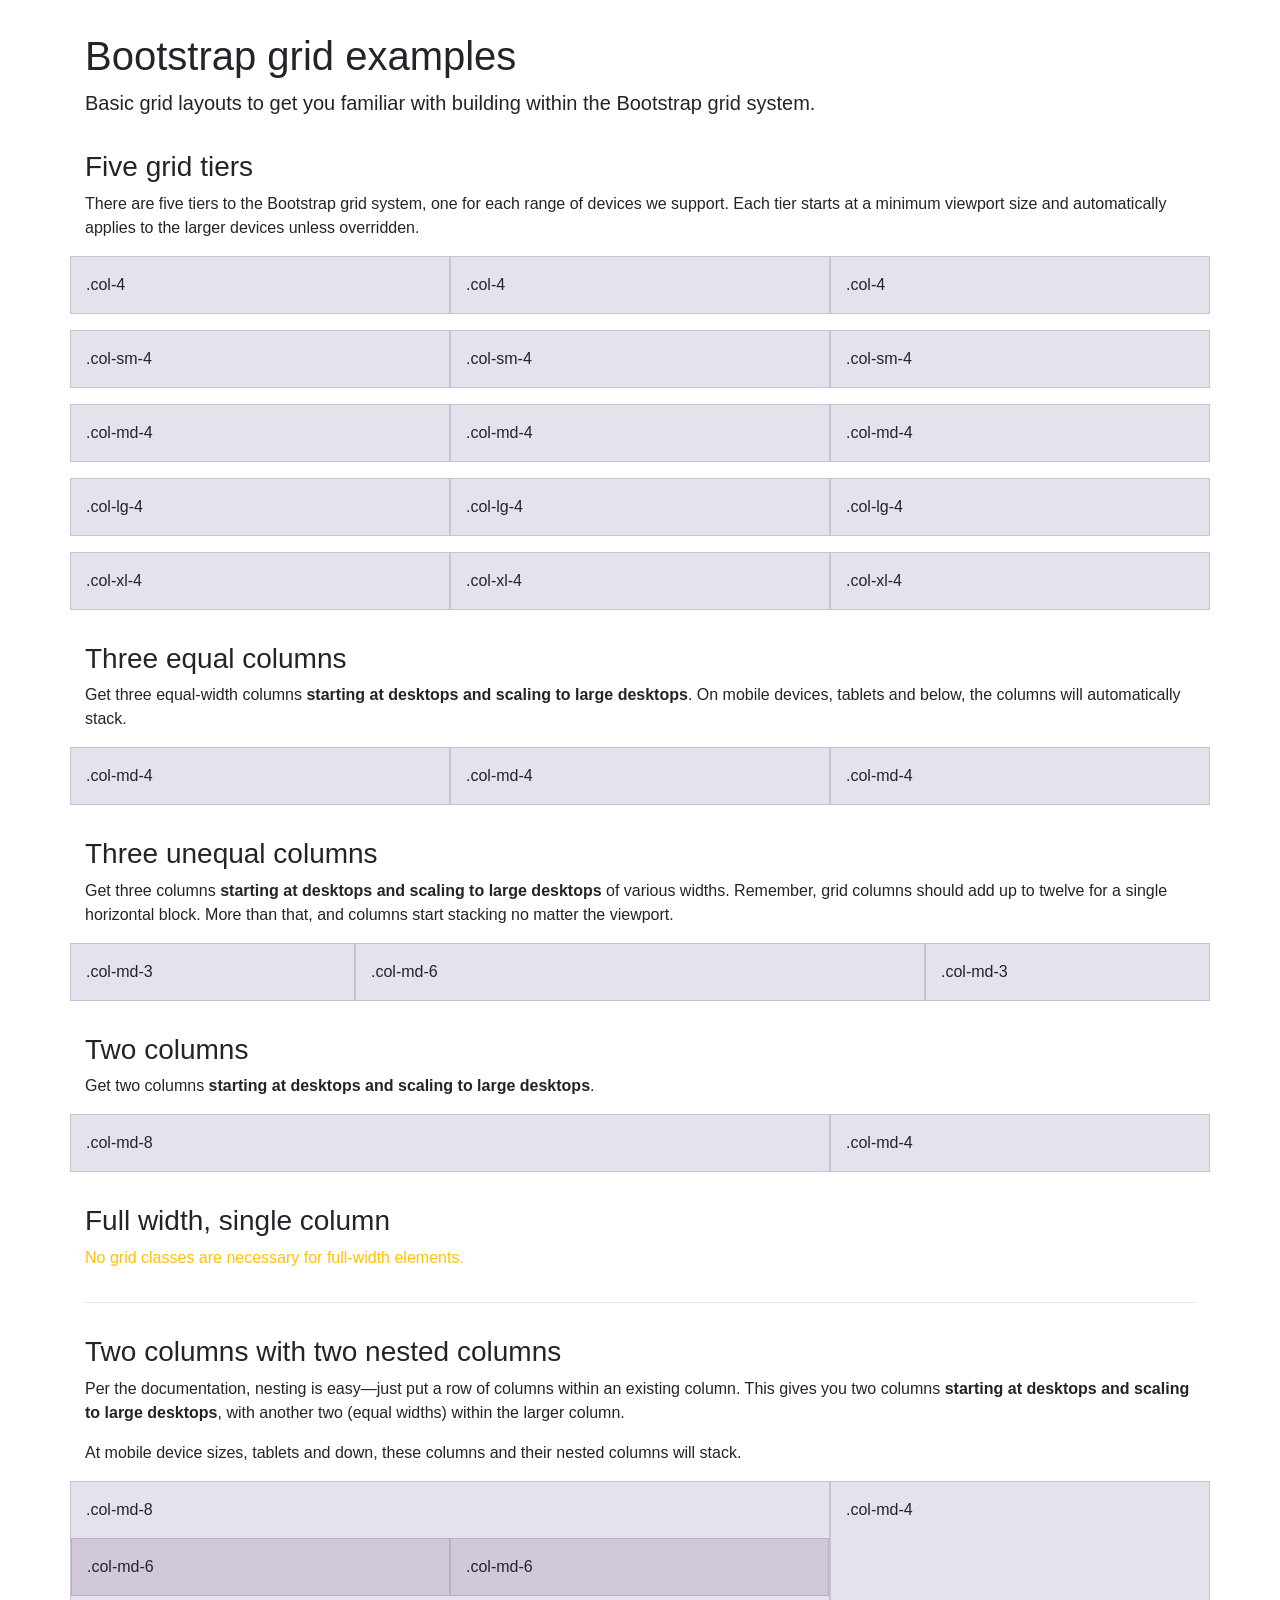
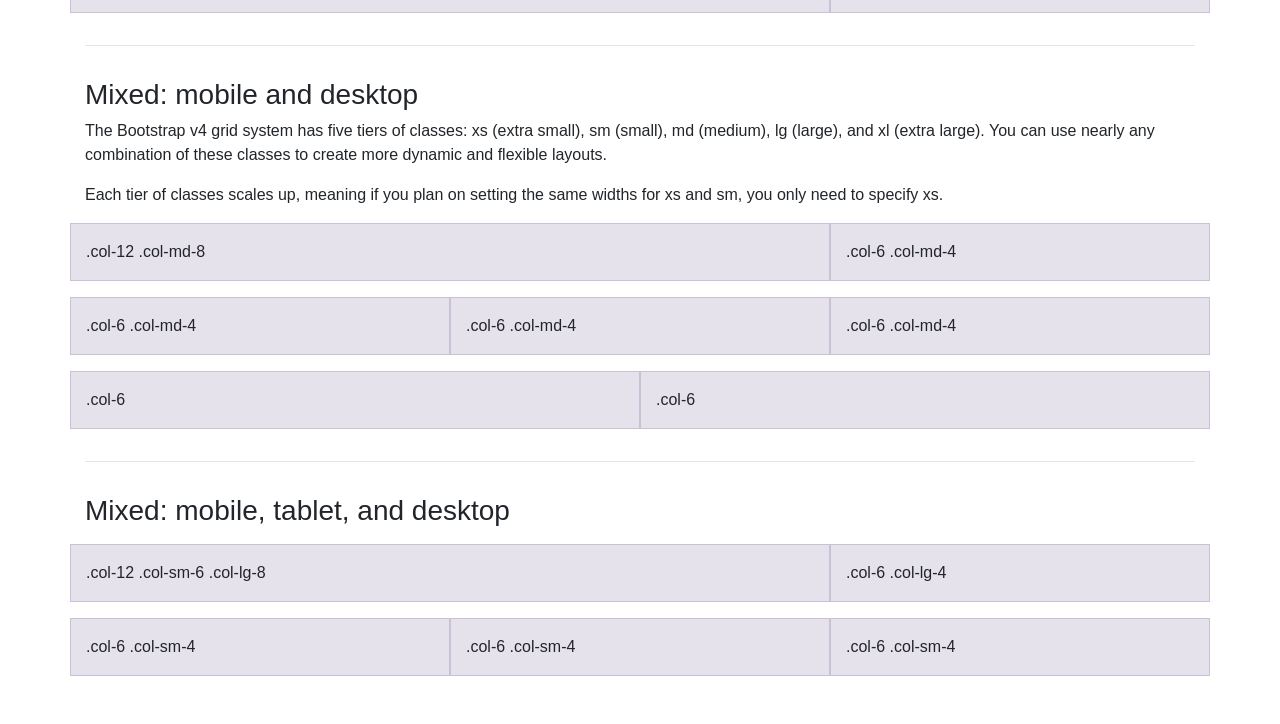
<file: flight-reservation/src/main/resources/static/lib/bootstrap/docs/4.1/examples/grid/index.html>
<!doctype html>
<html lang="en">
  <head>
    <meta charset="utf-8">
    <meta name="viewport" content="width=device-width, initial-scale=1, shrink-to-fit=no">
    <meta name="description" content="">
    <meta name="author" content="">
    <link rel="icon" href="../../../../favicon.ico">

    <title>Grid Template for Bootstrap</title>

    <!-- Bootstrap core CSS -->
    <link href="../../../../dist/css/bootstrap.min.css" rel="stylesheet">

    <!-- Custom styles for this template -->
    <link href="grid.css" rel="stylesheet">
  </head>

  <body>
    <div class="container">

      <h1>Bootstrap grid examples</h1>
      <p class="lead">Basic grid layouts to get you familiar with building within the Bootstrap grid system.</p>

      <h3>Five grid tiers</h3>
      <p>There are five tiers to the Bootstrap grid system, one for each range of devices we support. Each tier starts at a minimum viewport size and automatically applies to the larger devices unless overridden.</p>

      <div class="row">
        <div class="col-4">.col-4</div>
        <div class="col-4">.col-4</div>
        <div class="col-4">.col-4</div>
      </div>

      <div class="row">
        <div class="col-sm-4">.col-sm-4</div>
        <div class="col-sm-4">.col-sm-4</div>
        <div class="col-sm-4">.col-sm-4</div>
      </div>

      <div class="row">
        <div class="col-md-4">.col-md-4</div>
        <div class="col-md-4">.col-md-4</div>
        <div class="col-md-4">.col-md-4</div>
      </div>

      <div class="row">
        <div class="col-lg-4">.col-lg-4</div>
        <div class="col-lg-4">.col-lg-4</div>
        <div class="col-lg-4">.col-lg-4</div>
      </div>

      <div class="row">
        <div class="col-xl-4">.col-xl-4</div>
        <div class="col-xl-4">.col-xl-4</div>
        <div class="col-xl-4">.col-xl-4</div>
      </div>

      <h3>Three equal columns</h3>
      <p>Get three equal-width columns <strong>starting at desktops and scaling to large desktops</strong>. On mobile devices, tablets and below, the columns will automatically stack.</p>
      <div class="row">
        <div class="col-md-4">.col-md-4</div>
        <div class="col-md-4">.col-md-4</div>
        <div class="col-md-4">.col-md-4</div>
      </div>

      <h3>Three unequal columns</h3>
      <p>Get three columns <strong>starting at desktops and scaling to large desktops</strong> of various widths. Remember, grid columns should add up to twelve for a single horizontal block. More than that, and columns start stacking no matter the viewport.</p>
      <div class="row">
        <div class="col-md-3">.col-md-3</div>
        <div class="col-md-6">.col-md-6</div>
        <div class="col-md-3">.col-md-3</div>
      </div>

      <h3>Two columns</h3>
      <p>Get two columns <strong>starting at desktops and scaling to large desktops</strong>.</p>
      <div class="row">
        <div class="col-md-8">.col-md-8</div>
        <div class="col-md-4">.col-md-4</div>
      </div>

      <h3>Full width, single column</h3>
      <p class="text-warning">No grid classes are necessary for full-width elements.</p>

      <hr>

      <h3>Two columns with two nested columns</h3>
      <p>Per the documentation, nesting is easy—just put a row of columns within an existing column. This gives you two columns <strong>starting at desktops and scaling to large desktops</strong>, with another two (equal widths) within the larger column.</p>
      <p>At mobile device sizes, tablets and down, these columns and their nested columns will stack.</p>
      <div class="row">
        <div class="col-md-8">
          .col-md-8
          <div class="row">
            <div class="col-md-6">.col-md-6</div>
            <div class="col-md-6">.col-md-6</div>
          </div>
        </div>
        <div class="col-md-4">.col-md-4</div>
      </div>

      <hr>

      <h3>Mixed: mobile and desktop</h3>
      <p>The Bootstrap v4 grid system has five tiers of classes: xs (extra small), sm (small), md (medium), lg (large), and xl (extra large). You can use nearly any combination of these classes to create more dynamic and flexible layouts.</p>
      <p>Each tier of classes scales up, meaning if you plan on setting the same widths for xs and sm, you only need to specify xs.</p>
      <div class="row">
        <div class="col-12 col-md-8">.col-12 .col-md-8</div>
        <div class="col-6 col-md-4">.col-6 .col-md-4</div>
      </div>
      <div class="row">
        <div class="col-6 col-md-4">.col-6 .col-md-4</div>
        <div class="col-6 col-md-4">.col-6 .col-md-4</div>
        <div class="col-6 col-md-4">.col-6 .col-md-4</div>
      </div>
      <div class="row">
        <div class="col-6">.col-6</div>
        <div class="col-6">.col-6</div>
      </div>

      <hr>

      <h3>Mixed: mobile, tablet, and desktop</h3>
      <p></p>
      <div class="row">
        <div class="col-12 col-sm-6 col-lg-8">.col-12 .col-sm-6 .col-lg-8</div>
        <div class="col-6 col-lg-4">.col-6 .col-lg-4</div>
      </div>
      <div class="row">
        <div class="col-6 col-sm-4">.col-6 .col-sm-4</div>
        <div class="col-6 col-sm-4">.col-6 .col-sm-4</div>
        <div class="col-6 col-sm-4">.col-6 .col-sm-4</div>
      </div>

    </div> <!-- /container -->
  </body>
</html>
</file>
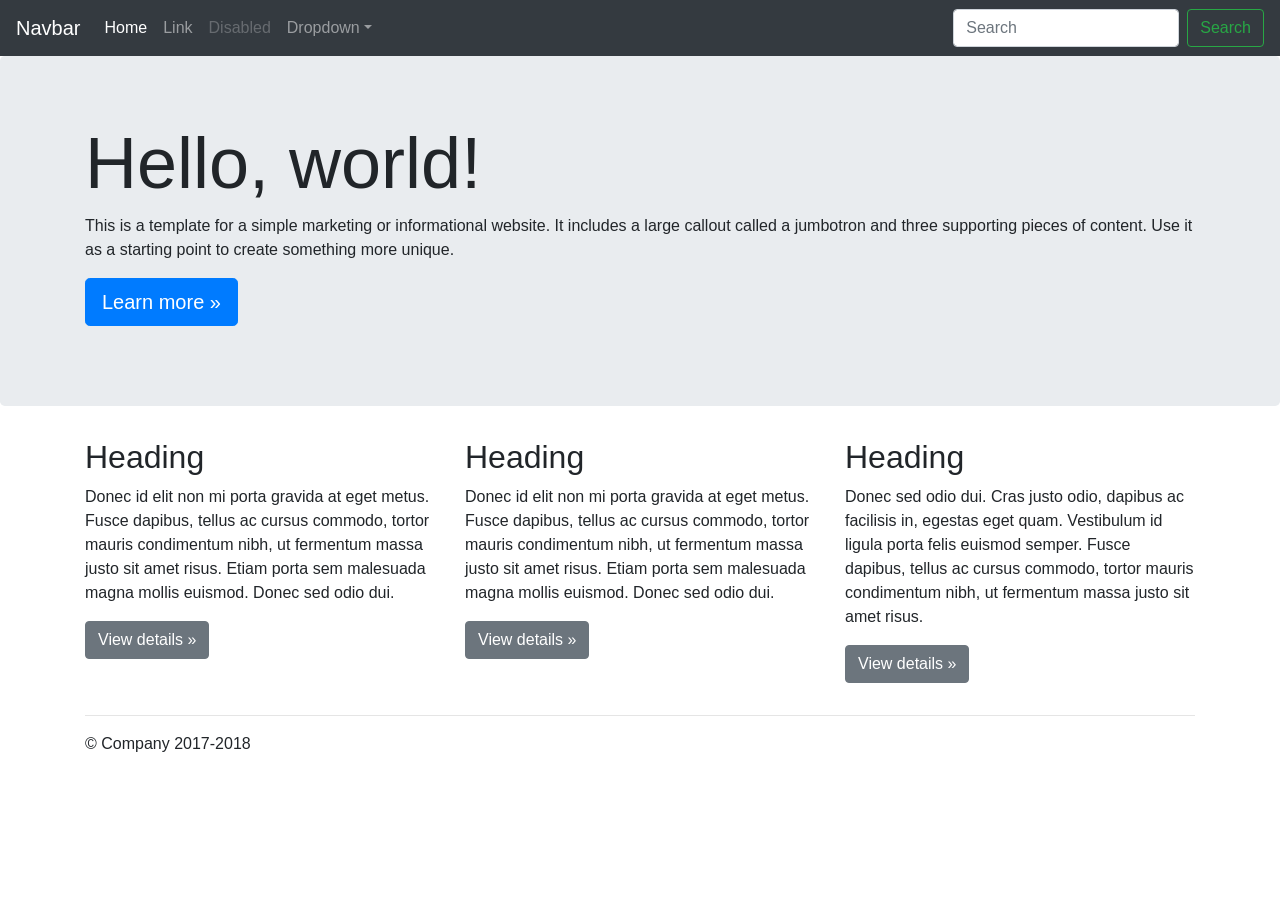
<file: flight-reservation/src/main/resources/static/lib/bootstrap/docs/4.1/examples/jumbotron/index.html>
<!doctype html>
<html lang="en">
  <head>
    <meta charset="utf-8">
    <meta name="viewport" content="width=device-width, initial-scale=1, shrink-to-fit=no">
    <meta name="description" content="">
    <meta name="author" content="">
    <link rel="icon" href="../../../../favicon.ico">

    <title>Jumbotron Template for Bootstrap</title>

    <!-- Bootstrap core CSS -->
    <link href="../../../../dist/css/bootstrap.min.css" rel="stylesheet">

    <!-- Custom styles for this template -->
    <link href="jumbotron.css" rel="stylesheet">
  </head>

  <body>

    <nav class="navbar navbar-expand-md navbar-dark fixed-top bg-dark">
      <a class="navbar-brand" href="#">Navbar</a>
      <button class="navbar-toggler" type="button" data-toggle="collapse" data-target="#navbarsExampleDefault" aria-controls="navbarsExampleDefault" aria-expanded="false" aria-label="Toggle navigation">
        <span class="navbar-toggler-icon"></span>
      </button>

      <div class="collapse navbar-collapse" id="navbarsExampleDefault">
        <ul class="navbar-nav mr-auto">
          <li class="nav-item active">
            <a class="nav-link" href="#">Home <span class="sr-only">(current)</span></a>
          </li>
          <li class="nav-item">
            <a class="nav-link" href="#">Link</a>
          </li>
          <li class="nav-item">
            <a class="nav-link disabled" href="#">Disabled</a>
          </li>
          <li class="nav-item dropdown">
            <a class="nav-link dropdown-toggle" href="http://example.com" id="dropdown01" data-toggle="dropdown" aria-haspopup="true" aria-expanded="false">Dropdown</a>
            <div class="dropdown-menu" aria-labelledby="dropdown01">
              <a class="dropdown-item" href="#">Action</a>
              <a class="dropdown-item" href="#">Another action</a>
              <a class="dropdown-item" href="#">Something else here</a>
            </div>
          </li>
        </ul>
        <form class="form-inline my-2 my-lg-0">
          <input class="form-control mr-sm-2" type="text" placeholder="Search" aria-label="Search">
          <button class="btn btn-outline-success my-2 my-sm-0" type="submit">Search</button>
        </form>
      </div>
    </nav>

    <main role="main">

      <!-- Main jumbotron for a primary marketing message or call to action -->
      <div class="jumbotron">
        <div class="container">
          <h1 class="display-3">Hello, world!</h1>
          <p>This is a template for a simple marketing or informational website. It includes a large callout called a jumbotron and three supporting pieces of content. Use it as a starting point to create something more unique.</p>
          <p><a class="btn btn-primary btn-lg" href="#" role="button">Learn more &raquo;</a></p>
        </div>
      </div>

      <div class="container">
        <!-- Example row of columns -->
        <div class="row">
          <div class="col-md-4">
            <h2>Heading</h2>
            <p>Donec id elit non mi porta gravida at eget metus. Fusce dapibus, tellus ac cursus commodo, tortor mauris condimentum nibh, ut fermentum massa justo sit amet risus. Etiam porta sem malesuada magna mollis euismod. Donec sed odio dui. </p>
            <p><a class="btn btn-secondary" href="#" role="button">View details &raquo;</a></p>
          </div>
          <div class="col-md-4">
            <h2>Heading</h2>
            <p>Donec id elit non mi porta gravida at eget metus. Fusce dapibus, tellus ac cursus commodo, tortor mauris condimentum nibh, ut fermentum massa justo sit amet risus. Etiam porta sem malesuada magna mollis euismod. Donec sed odio dui. </p>
            <p><a class="btn btn-secondary" href="#" role="button">View details &raquo;</a></p>
          </div>
          <div class="col-md-4">
            <h2>Heading</h2>
            <p>Donec sed odio dui. Cras justo odio, dapibus ac facilisis in, egestas eget quam. Vestibulum id ligula porta felis euismod semper. Fusce dapibus, tellus ac cursus commodo, tortor mauris condimentum nibh, ut fermentum massa justo sit amet risus.</p>
            <p><a class="btn btn-secondary" href="#" role="button">View details &raquo;</a></p>
          </div>
        </div>

        <hr>

      </div> <!-- /container -->

    </main>

    <footer class="container">
      <p>&copy; Company 2017-2018</p>
    </footer>

    <!-- Bootstrap core JavaScript
    ================================================== -->
    <!-- Placed at the end of the document so the pages load faster -->
    <script src="https://code.jquery.com/jquery-3.3.1.slim.min.js" integrity="sha384-q8i/X+965DzO0rT7abK41JStQIAqVgRVzpbzo5smXKp4YfRvH+8abtTE1Pi6jizo" crossorigin="anonymous"></script>
    <script>window.jQuery || document.write('<script src="../../../../assets/js/vendor/jquery-slim.min.js"><\/script>')</script>
    <script src="../../../../assets/js/vendor/popper.min.js"></script>
    <script src="../../../../dist/js/bootstrap.min.js"></script>
  </body>
</html>
</file>
<file: flight-reservation/src/main/resources/static/lib/bootstrap/docs/4.1/examples/album/album.css>
:root {
  --jumbotron-padding-y: 3rem;
}

.jumbotron {
  padding-top: var(--jumbotron-padding-y);
  padding-bottom: var(--jumbotron-padding-y);
  margin-bottom: 0;
  background-color: #fff;
}
@media (min-width: 768px) {
  .jumbotron {
    padding-top: calc(var(--jumbotron-padding-y) * 2);
    padding-bottom: calc(var(--jumbotron-padding-y) * 2);
  }
}

.jumbotron p:last-child {
  margin-bottom: 0;
}

.jumbotron-heading {
  font-weight: 300;
}

.jumbotron .container {
  max-width: 40rem;
}

footer {
  padding-top: 3rem;
  padding-bottom: 3rem;
}

footer p {
  margin-bottom: .25rem;
}

.box-shadow { box-shadow: 0 .25rem .75rem rgba(0, 0, 0, .05); }
</file>
<file: flight-reservation/src/main/resources/static/lib/bootstrap/docs/4.1/examples/blog/blog.css>
/* stylelint-disable selector-list-comma-newline-after */

.blog-header {
  line-height: 1;
  border-bottom: 1px solid #e5e5e5;
}

.blog-header-logo {
  font-family: "Playfair Display", Georgia, "Times New Roman", serif;
  font-size: 2.25rem;
}

.blog-header-logo:hover {
  text-decoration: none;
}

h1, h2, h3, h4, h5, h6 {
  font-family: "Playfair Display", Georgia, "Times New Roman", serif;
}

.display-4 {
  font-size: 2.5rem;
}
@media (min-width: 768px) {
  .display-4 {
    font-size: 3rem;
  }
}

.nav-scroller {
  position: relative;
  z-index: 2;
  height: 2.75rem;
  overflow-y: hidden;
}

.nav-scroller .nav {
  display: -ms-flexbox;
  display: flex;
  -ms-flex-wrap: nowrap;
  flex-wrap: nowrap;
  padding-bottom: 1rem;
  margin-top: -1px;
  overflow-x: auto;
  text-align: center;
  white-space: nowrap;
  -webkit-overflow-scrolling: touch;
}

.nav-scroller .nav-link {
  padding-top: .75rem;
  padding-bottom: .75rem;
  font-size: .875rem;
}

.card-img-right {
  height: 100%;
  border-radius: 0 3px 3px 0;
}

.flex-auto {
  -ms-flex: 0 0 auto;
  flex: 0 0 auto;
}

.h-250 { height: 250px; }
@media (min-width: 768px) {
  .h-md-250 { height: 250px; }
}

.border-top { border-top: 1px solid #e5e5e5; }
.border-bottom { border-bottom: 1px solid #e5e5e5; }

.box-shadow { box-shadow: 0 .25rem .75rem rgba(0, 0, 0, .05); }

/*
 * Blog name and description
 */
.blog-title {
  margin-bottom: 0;
  font-size: 2rem;
  font-weight: 400;
}
.blog-description {
  font-size: 1.1rem;
  color: #999;
}

@media (min-width: 40em) {
  .blog-title {
    font-size: 3.5rem;
  }
}

/* Pagination */
.blog-pagination {
  margin-bottom: 4rem;
}
.blog-pagination > .btn {
  border-radius: 2rem;
}

/*
 * Blog posts
 */
.blog-post {
  margin-bottom: 4rem;
}
.blog-post-title {
  margin-bottom: .25rem;
  font-size: 2.5rem;
}
.blog-post-meta {
  margin-bottom: 1.25rem;
  color: #999;
}

/*
 * Footer
 */
.blog-footer {
  padding: 2.5rem 0;
  color: #999;
  text-align: center;
  background-color: #f9f9f9;
  border-top: .05rem solid #e5e5e5;
}
.blog-footer p:last-child {
  margin-bottom: 0;
}
</file>
<file: flight-reservation/src/main/resources/static/lib/bootstrap/docs/4.1/examples/carousel/carousel.css>
/* GLOBAL STYLES
-------------------------------------------------- */
/* Padding below the footer and lighter body text */

body {
  padding-top: 3rem;
  padding-bottom: 3rem;
  color: #5a5a5a;
}


/* CUSTOMIZE THE CAROUSEL
-------------------------------------------------- */

/* Carousel base class */
.carousel {
  margin-bottom: 4rem;
}
/* Since positioning the image, we need to help out the caption */
.carousel-caption {
  bottom: 3rem;
  z-index: 10;
}

/* Declare heights because of positioning of img element */
.carousel-item {
  height: 32rem;
  background-color: #777;
}
.carousel-item > img {
  position: absolute;
  top: 0;
  left: 0;
  min-width: 100%;
  height: 32rem;
}


/* MARKETING CONTENT
-------------------------------------------------- */

/* Center align the text within the three columns below the carousel */
.marketing .col-lg-4 {
  margin-bottom: 1.5rem;
  text-align: center;
}
.marketing h2 {
  font-weight: 400;
}
.marketing .col-lg-4 p {
  margin-right: .75rem;
  margin-left: .75rem;
}


/* Featurettes
------------------------- */

.featurette-divider {
  margin: 5rem 0; /* Space out the Bootstrap <hr> more */
}

/* Thin out the marketing headings */
.featurette-heading {
  font-weight: 300;
  line-height: 1;
  letter-spacing: -.05rem;
}


/* RESPONSIVE CSS
-------------------------------------------------- */

@media (min-width: 40em) {
  /* Bump up size of carousel content */
  .carousel-caption p {
    margin-bottom: 1.25rem;
    font-size: 1.25rem;
    line-height: 1.4;
  }

  .featurette-heading {
    font-size: 50px;
  }
}

@media (min-width: 62em) {
  .featurette-heading {
    margin-top: 7rem;
  }
}
</file>
<file: flight-reservation/src/main/resources/static/lib/bootstrap/docs/4.1/examples/cover/cover.css>
/*
 * Globals
 */

/* Links */
a,
a:focus,
a:hover {
  color: #fff;
}

/* Custom default button */
.btn-secondary,
.btn-secondary:hover,
.btn-secondary:focus {
  color: #333;
  text-shadow: none; /* Prevent inheritance from `body` */
  background-color: #fff;
  border: .05rem solid #fff;
}


/*
 * Base structure
 */

html,
body {
  height: 100%;
  background-color: #333;
}

body {
  display: -ms-flexbox;
  display: flex;
  color: #fff;
  text-shadow: 0 .05rem .1rem rgba(0, 0, 0, .5);
  box-shadow: inset 0 0 5rem rgba(0, 0, 0, .5);
}

.cover-container {
  max-width: 42em;
}


/*
 * Header
 */
.masthead {
  margin-bottom: 2rem;
}

.masthead-brand {
  margin-bottom: 0;
}

.nav-masthead .nav-link {
  padding: .25rem 0;
  font-weight: 700;
  color: rgba(255, 255, 255, .5);
  background-color: transparent;
  border-bottom: .25rem solid transparent;
}

.nav-masthead .nav-link:hover,
.nav-masthead .nav-link:focus {
  border-bottom-color: rgba(255, 255, 255, .25);
}

.nav-masthead .nav-link + .nav-link {
  margin-left: 1rem;
}

.nav-masthead .active {
  color: #fff;
  border-bottom-color: #fff;
}

@media (min-width: 48em) {
  .masthead-brand {
    float: left;
  }
  .nav-masthead {
    float: right;
  }
}


/*
 * Cover
 */
.cover {
  padding: 0 1.5rem;
}
.cover .btn-lg {
  padding: .75rem 1.25rem;
  font-weight: 700;
}


/*
 * Footer
 */
.mastfoot {
  color: rgba(255, 255, 255, .5);
}
</file>
<file: flight-reservation/src/main/resources/static/lib/bootstrap/docs/4.1/examples/grid/grid.css>
body {
  padding-top: 2rem;
  padding-bottom: 2rem;
}

h3 {
  margin-top: 2rem;
}

.row {
  margin-bottom: 1rem;
}
.row .row {
  margin-top: 1rem;
  margin-bottom: 0;
}
[class*="col-"] {
  padding-top: 1rem;
  padding-bottom: 1rem;
  background-color: rgba(86, 61, 124, .15);
  border: 1px solid rgba(86, 61, 124, .2);
}

hr {
  margin-top: 2rem;
  margin-bottom: 2rem;
}
</file>
<file: flight-reservation/src/main/resources/static/lib/bootstrap/docs/4.1/examples/jumbotron/jumbotron.css>
/* Move down content because we have a fixed navbar that is 3.5rem tall */
body {
  padding-top: 3.5rem;
}
</file>
